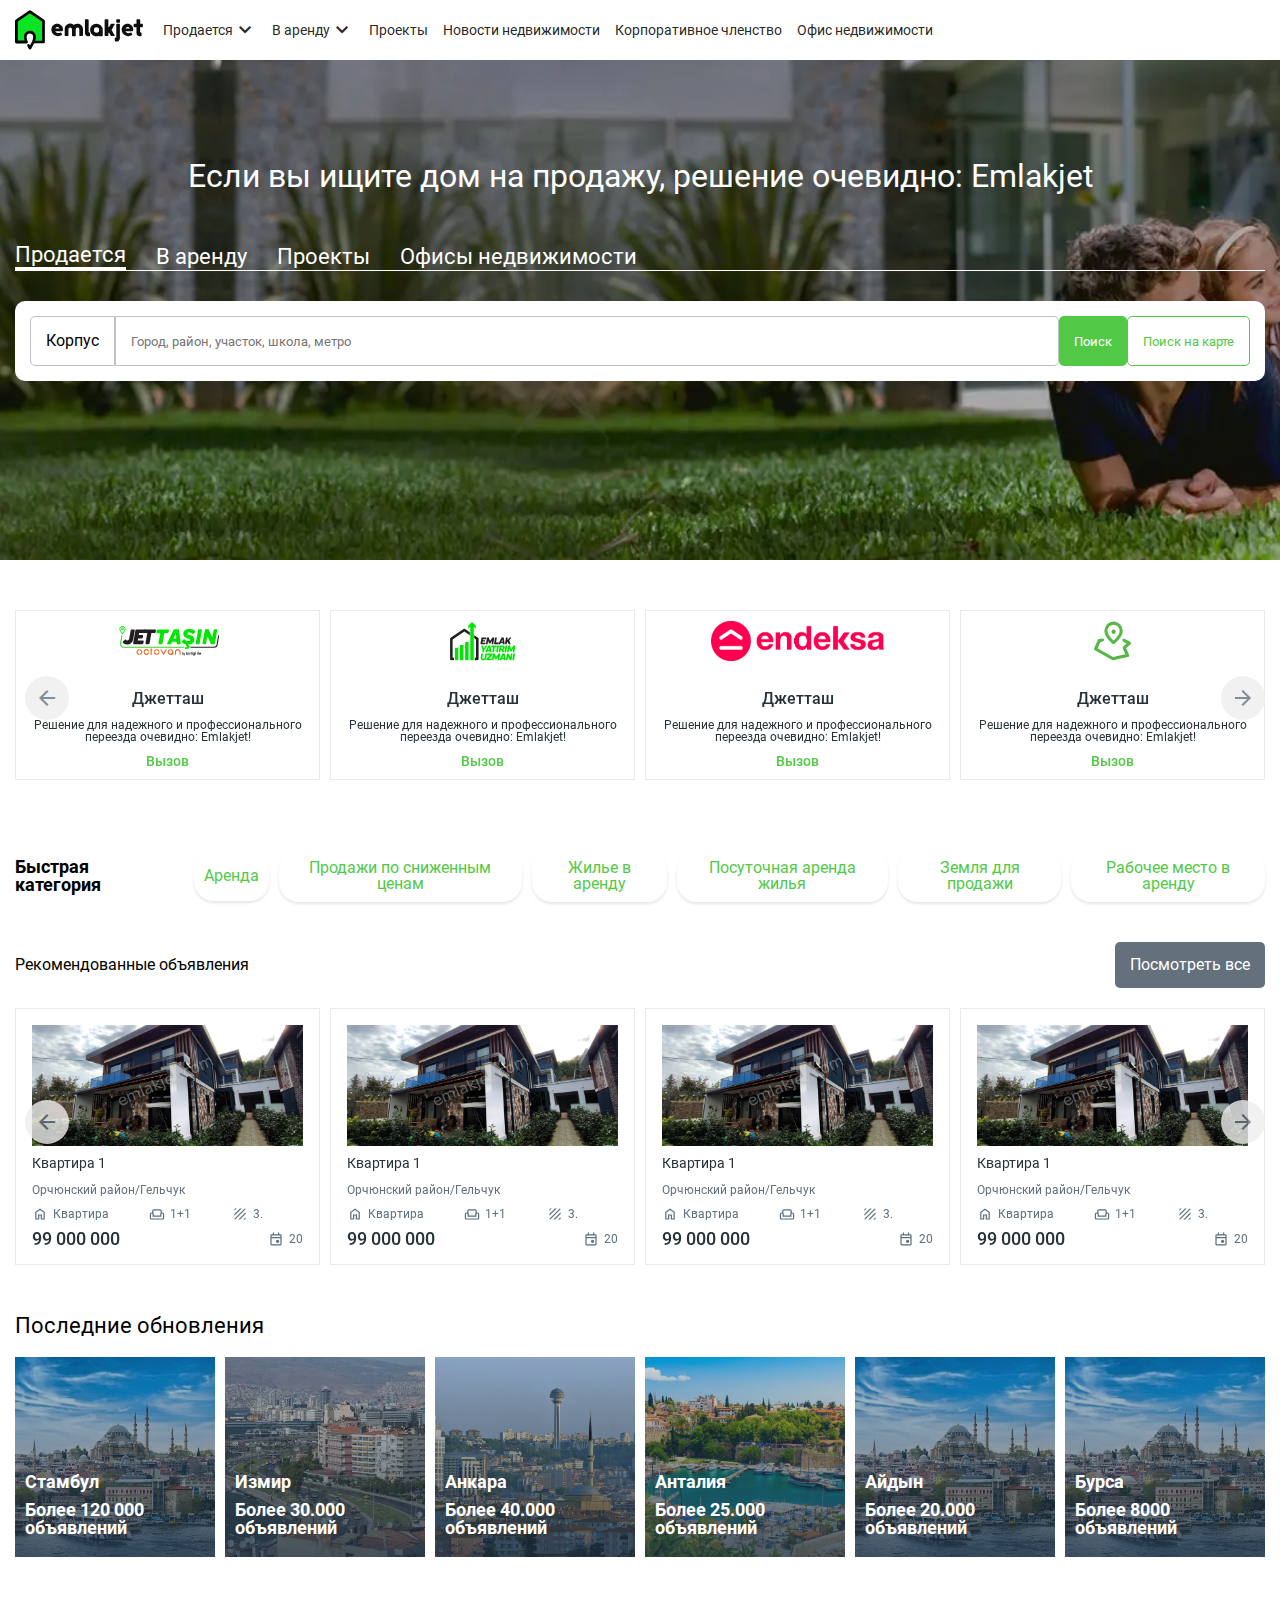
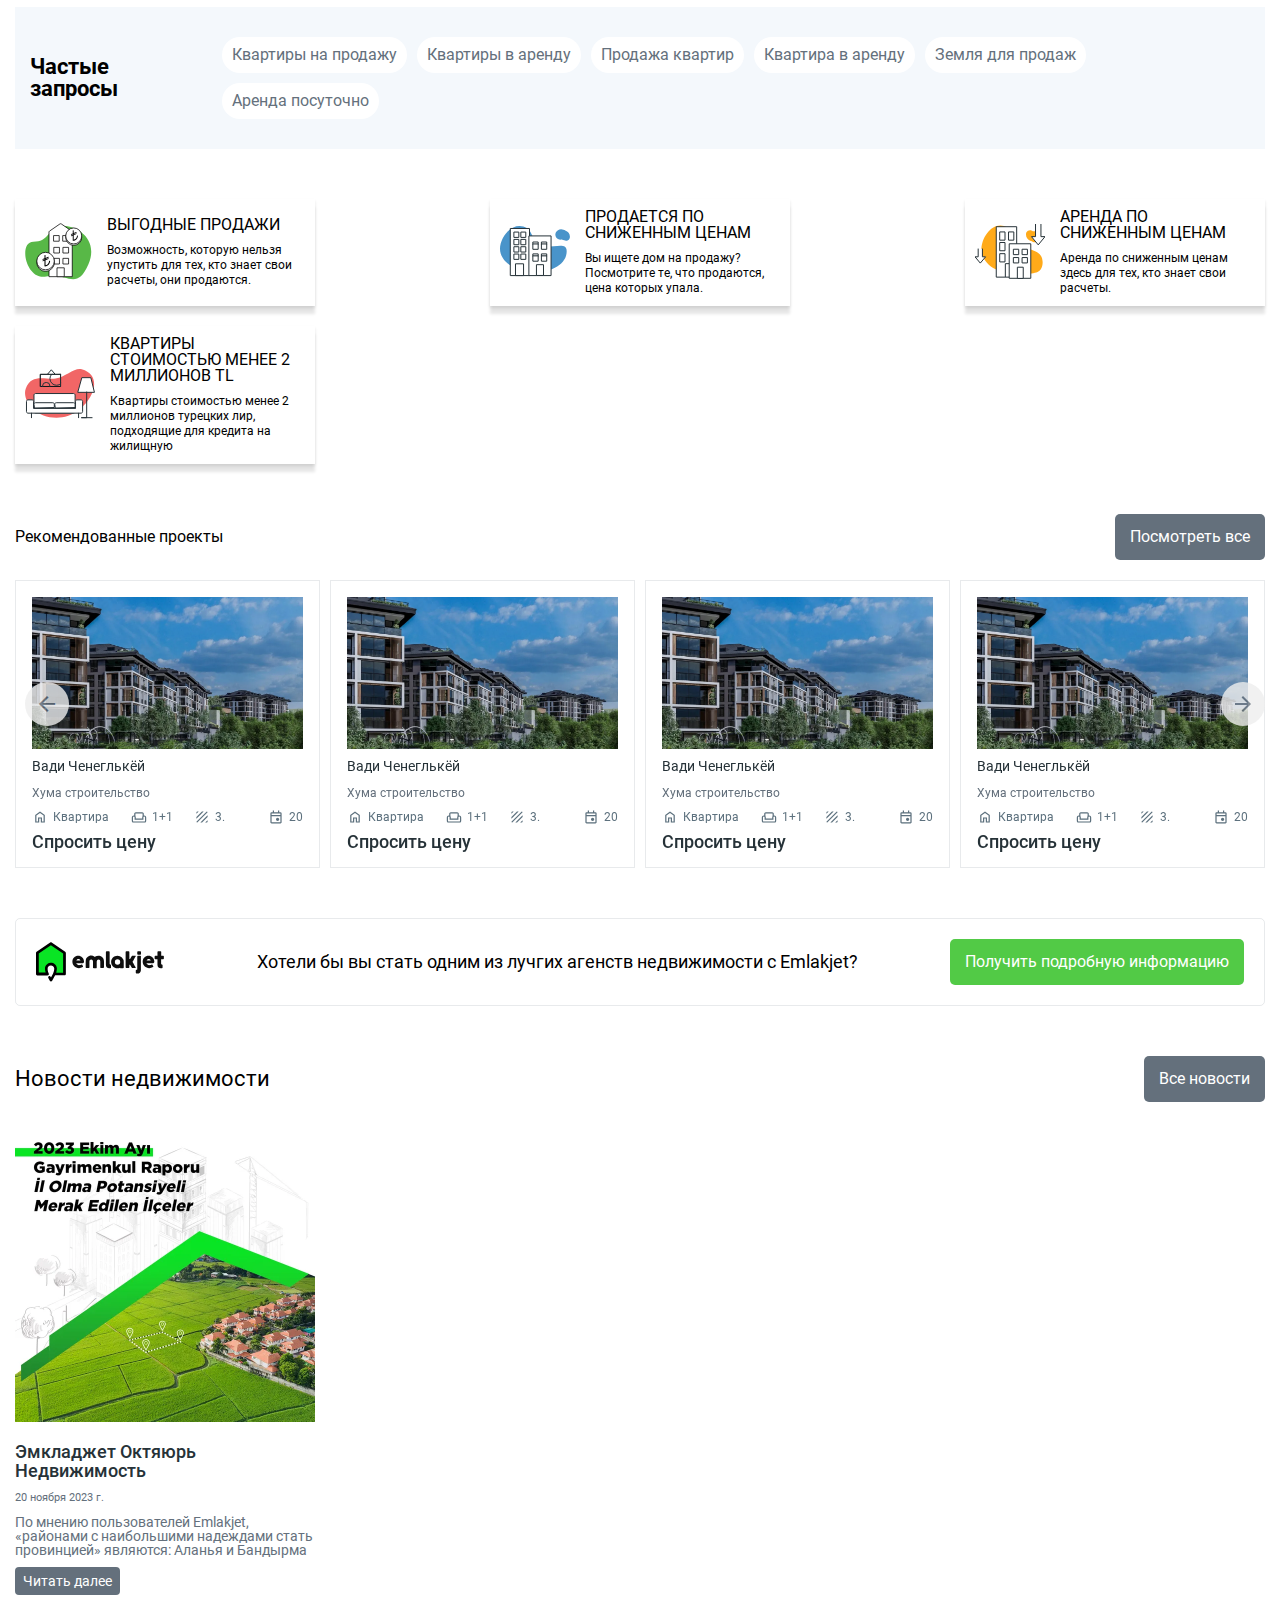
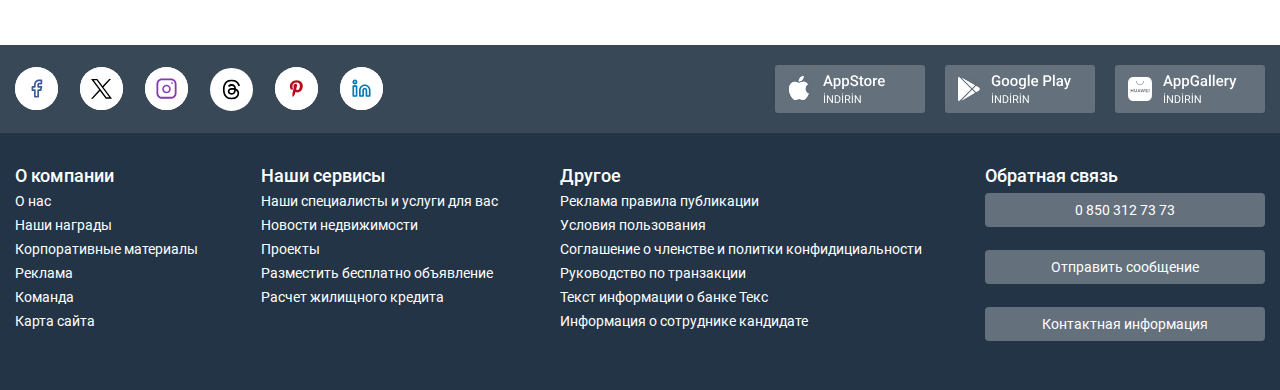
<file: index.html>
<!doctype html>
<html lang="ru">
  <head>
  <style>.loaded { opacity: 1 }</style>
  <meta charset="UTF-8">
  <meta http-equiv="X-UA-Compatible" content="IE=edge">
  <meta name="viewport" content="width=device-width,initial-scale=1">
  <title>Главная</title>
  <link rel="stylesheet" href="https://fonts.googleapis.com/css2?family=Material+Symbols+Outlined:opsz,wght,FILL,GRAD@20..48,100..700,0..1,-50..200&_v=20231226183623">
  <link rel="shortcut icon" href="favicon.ico" type="image/x-icon">
  <link rel="stylesheet" href="css/main.min.css?_v=20231226183623">

  <script defer="defer" src="js/main.min.js?_v=20231226183623"></script>
</head>

  <body>
    <div class="wrapper">
      <header class="header">
  <div class="header__container">
    <a href="#" class="header__logo logo">
      <img src="../images/logo.svg" alt="Логотип">
    </a>
    <nav class="header__menu menu">
      <ul class="menu__list">
        <li class="menu__item">
          <a href="#" class="menu__link">
            Продается
            <span class="material-symbols-outlined">
              expand_more
            </span>              
          </a>
          <ul class="submenu__list">
            <li class="submenu__item">
              <a href="" class="menu__link submenu__link">Корпус</a>
            </li>
            <li class="submenu__item">
              <a href="" class="menu__link submenu__link">Рабочее место</a>
            </li>
            <li class="submenu__item">
              <a href="" class="menu__link submenu__link">Перенесенное рабочее место</a>
            </li>
            <li class="submenu__item">
              <a href="" class="menu__link submenu__link">Сюжет</a>
            </li>
            <li class="submenu__item">
              <a href="" class="menu__link submenu__link">Земля для этажа</a>
            </li>
            <li class="submenu__item">
              <a href="" class="menu__link submenu__link">Туристический объект</a>
            </li>
          </ul>
        </li>
        <li class="menu__item">
          <a href="#" class="menu__link">В аренду
            <span class="material-symbols-outlined">
              expand_more
            </span> 
          </a>
          <ul class="submenu__list">
            <li class="submenu__item">
              <a href="" class="menu__link submenu__link">Корпус</a>
            </li>
            <li class="submenu__item">
              <a href="" class="menu__link submenu__link">Рабочее место</a>
            </li>
            <li class="submenu__item">
              <a href="" class="menu__link submenu__link">Перенесенное рабочее место</a>
            </li>
            <li class="submenu__item">
              <a href="" class="menu__link submenu__link">Сюжет</a>
            </li>
            <li class="submenu__item">
              <a href="" class="menu__link submenu__link">Посуточная аренда</a>
            </li>

          </ul>
        </li>
        <li class="menu__item"><a href="../catalog.html" class="menu__link">Проекты</a></li>
        <li class="menu__item"><a href="#" class="menu__link">Новости недвижимости</a></li>
        <li class="menu__item"><a href="#" class="menu__link">Корпоративное членство</a></li>
        <li class="menu__item"><a href="#" class="menu__link">Офис недвижимости</a></li>
      </ul>
    </nav>
    <button class="header__burger icon-menu">
  <span></span>
</button>
  </div>
</header>

      <main class="page">
        <div data-observ></div>

        <section class="hero">
    <div class="hero__container">
        <h1 class="hero__title">
            Если вы ищите  дом на продажу, решение очевидно: Emlakjet
        </h1>
        <div class="tabs" data-tabs="tabs-example">
    <div class="tabs__nav">
        <button class="tabs__trigger" type="button">Продается</button>
        <button class="tabs__trigger" type="button">В аренду</button>
        <button class="tabs__trigger" type="button">Проекты</button>
        <button class="tabs__trigger" type="button">Офисы недвижимости</button>
    </div>

    <div class="tabs__content">
        <div class="tabs__panel">
            <div class="tabs__choice">
                <span class="tabs__choice-main">Корпус</span>
                <ul class="tabs__choice-list">
                    <li class="tabs__choice-item">
                        <a href="#" class="tabs__choice-link">qwe</a>
                    </li>
                </ul>
            </div>
            <div class="tabs__input-wrapper">
                <span class="material-symbols-outlined hero__input-search">
                    search
                </span>
                <input type="text" class="tabs__input" placeholder="Город, район, участок, школа, метро">
            </div>
            <button class="tabs__choice-search">Поиск</button>
            <button class="tabs__choice-map">Поиск на карте</button>
        </div>
        <div class="tabs__panel">
            <div class="tabs__choice">
                <span class="tabs__choice-main">Корпус</span>
                <ul class="tabs__choice-list">
                    <li class="tabs__choice-item">
                        <a href="#" class="tabs__choice-link"></a>
                    </li>
                </ul>
            </div>
            <button class="tabs__choice-search">
                Поиск
            </button>
            <button class="tabs__choice-map">Поиск на карте</button>
        </div>
        <div class="tabs__panel">
            <input type="text" class="tabs__input" placeholder="Город, район, участок, школа, метро">
            <button class="tabs__choice-search">Поиск</button>
            <button class="tabs__choice-map">Поиск на карте</button>
        </div>
        <div class="tabs__panel">

            <input type="text" class="tabs__input" placeholder="Город, район, участок, школа, метро">

            <button class="tabs__choice-map">Поиск на карте</button>
        </div>
    </div>
</div>

    </div>
</section>

        <div class="page__container">
          <section class="recomendation service">
    <div class="recomendation__swiper">
        <div class="recomendation__wrapper">
            <a href="" class="cart recomendation__cart service__cart">
                <div class="cart__img service__img">
                    <img src="../images/s1.svg" alt="Квартира 1">
                </div>
                <h3 class="cart__name service__name">Джетташ</h3>
                <h4 class="cart__location service__location">Решение для надежного и профессионального переезда очевидно: Emlakjet! </h4>
                <button class="service__btn service__btn">Вызов</button>
            </a>


            <a href="" class="cart recomendation__cart service__cart">
                <div class="cart__img service__img">
                    <img src="../images/s2.svg" alt="Квартира 1">
                </div>
                <h3 class="cart__name service__name">Джетташ</h3>
                <h4 class="cart__location service__location">Решение для надежного и профессионального переезда очевидно: Emlakjet! </h4>
                <button class="service__btn service__btn">Вызов</button>
            </a>

            <a href="" class="cart recomendation__cart service__cart">
                <div class="cart__img service__img">
                    <picture><source srcset="../images/s3.webp" type="image/webp"><img src="../images/s3.png" alt="Квартира 1"></picture>
                </div>
                <h3 class="cart__name service__name">Джетташ</h3>
                <h4 class="cart__location service__location">Решение для надежного и профессионального переезда очевидно: Emlakjet! </h4>
                <button class="service__btn service__btn">Вызов</button>
            </a>


            <a href="" class="cart recomendation__cart service__cart">
                <div class="cart__img service__img">
                    <img src="../images/s4.svg" alt="Квартира 1">
                </div>
                <h3 class="cart__name service__name">Джетташ</h3>
                <h4 class="cart__location service__location">Решение для надежного и профессионального переезда очевидно: Emlakjet! </h4>
                <button class="service__btn service__btn">Вызов</button>
            </a>

            <a href="" class="cart recomendation__cart service__cart">
                <div class="cart__img service__img">
                    <img src="../images/s5.svg" alt="Квартира 1">
                </div>
                <h3 class="cart__name service__name">Джетташ</h3>
                <h4 class="cart__location service__location">Решение для надежного и профессионального переезда очевидно: Emlakjet! </h4>
                <button class="service__btn service__btn">Вызов</button>
            </a>

            <a href="" class="cart recomendation__cart service__cart">
                <div class="cart__img service__img">
                    <img src="../images/s6.svg" alt="Квартира 1">
                </div>
                <h3 class="cart__name service__name">Джетташ</h3>
                <h4 class="cart__location service__location">Решение для надежного и профессионального переезда очевидно: Emlakjet! </h4>
                <button class="service__btn service__btn">Вызов</button>
            </a>

        </div>
        <button class="swiper-button-prev">
            <span class="material-symbols-outlined">
                arrow_back
            </span>
        </button>
        <button class="swiper-button-next">
            <span class="material-symbols-outlined">
                arrow_back
            </span>
        </button>
    </div>
</section>
<section class="sevices__mb">
    <div class="sevices__mb-items">
        <a href="#" class="sevices__mb-item">
            <h3 class="sevices__mb-name">Эксперт по недвижимости</h3>
            <img src="../images/s1.svg" alt="s1">
        </a>

        <a href="#" class="sevices__mb-item">
            <h3 class="sevices__mb-name">Эксперт по недвижимости</h3>
            <img src="../images/s2.svg" alt="s1">
        </a>

        <a href="#" class="sevices__mb-item">
            <h3 class="sevices__mb-name">Эксперт по недвижимости</h3>
            <picture><source srcset="../images/s3.webp" type="image/webp"><img src="../images/s3.png" alt="s1"></picture>
        </a>

        <a href="#" class="sevices__mb-item">
            <h3 class="sevices__mb-name">Эксперт по недвижимости</h3>
            <img src="../images/s4.svg" alt="s1">
        </a>

        <a href="#" class="sevices__mb-item">
            <h3 class="sevices__mb-name">Эксперт по недвижимости</h3>
            <img src="../images/s5.svg" alt="s1">
        </a>

        <a href="#" class="sevices__mb-item">
            <h3 class="sevices__mb-name">Эксперт по недвижимости</h3>
            <img src="../images/s6.svg" alt="s1">
        </a>

        <a href="#" class="sevices__mb-item">
            <h3 class="sevices__mb-name">Эксперт по недвижимости</h3>
            <img src="../images/s7.svg" alt="s1">
        </a>
    </div>
</section>
          <section class="category">
    <h2 class="section-title category__title">Быстрая категория</h2>
    <div class="category__items">
        <div class="category__item">
            <a href="" class="category__text">Аренда</a>
        </div>
        <div class="category__item">
            <a href="" class="category__text">Продажи по сниженным ценам</a>
        </div>
        <div class="category__item">
            <a href="" class="category__text">Жилье в аренду</a>
        </div>
        <div class="category__item">
            <a href="" class="category__text">Посуточная аренда жилья</a>
        </div>
        <div class="category__item">
            <a href="" class="category__text">Земля для продажи</a>
        </div>
        <div class="category__item">
            <a href="" class="category__text">Рабочее место в аренду</a>
        </div>
    </div>
</section>
          <section class="recomendation">
    <div class="recomendation__title-wrapper">
        <h2 class="recomendation__title">
            Рекомендованные объявления
        </h2>
        <a href="#" class="recomendation__more">Посмотреть все</a>
    </div>
    <div class="recomendation__swiper">
        <div class="recomendation__wrapper">
            <a href="" class="cart recomendation__cart">
                <div class="cart__img">
                    <picture><source srcset="../images/cart.webp" type="image/webp"><img src="../images/cart.webp" alt="Квартира 1"></picture>
                </div>
                <h3 class="cart__name">Квартира 1</h3>
                <h4 class="cart__location">Орчюнский район/Гельчук</h4>
                <div class="cart__option">
                    <div class="icons-wrapper cart__house">
                        <span class="material-symbols-outlined">
                            home
                        </span>
                        Квартира
                    </div>
                    <div class="icons-wrapper cart__furniture">
                        <span class="material-symbols-outlined">
                            weekend
                        </span>
                        1+1
                    </div>
                    <div class="icons-wrapper cart__rooms">
                        <span class="material-symbols-outlined">
                            texture
                        </span>
                        3.
                    </div>
                    <div class="cart__square"></div>
                </div>
                <div class="cart__price-wrapper">
                    <span class="cart__price">99 000 000</span>
                    <div class="icons-wrapper cart__date">
                        <span class="material-symbols-outlined">
                            event
                        </span>
                        20
                    </div>
                </div>
            </a>


            <a href="" class="cart recomendation__cart">
                <div class="cart__img">
                    <picture><source srcset="../images/cart.webp" type="image/webp"><img src="../images/cart.webp" alt="Квартира 1"></picture>
                </div>
                <h3 class="cart__name">Квартира 1</h3>
                <h4 class="cart__location">Орчюнский район/Гельчук</h4>
                <div class="cart__option">
                    <div class="icons-wrapper cart__house">
                        <span class="material-symbols-outlined">
                            home
                        </span>
                        Квартира
                    </div>
                    <div class="icons-wrapper cart__furniture">
                        <span class="material-symbols-outlined">
                            weekend
                        </span>
                        1+1
                    </div>
                    <div class="icons-wrapper cart__rooms">
                        <span class="material-symbols-outlined">
                            texture
                        </span>
                        3.
                    </div>
                    <div class="cart__square"></div>
                </div>
                <div class="cart__price-wrapper">
                    <span class="cart__price">99 000 000</span>
                    <div class="icons-wrapper cart__date">
                        <span class="material-symbols-outlined">
                            event
                        </span>
                        20
                    </div>
                </div>
            </a>

            <a href="" class="cart recomendation__cart">
                <div class="cart__img">
                    <picture><source srcset="../images/cart.webp" type="image/webp"><img src="../images/cart.webp" alt="Квартира 1"></picture>
                </div>
                <h3 class="cart__name">Квартира 1</h3>
                <h4 class="cart__location">Орчюнский район/Гельчук</h4>
                <div class="cart__option">
                    <div class="icons-wrapper cart__house">
                        <span class="material-symbols-outlined">
                            home
                        </span>
                        Квартира
                    </div>
                    <div class="icons-wrapper cart__furniture">
                        <span class="material-symbols-outlined">
                            weekend
                        </span>
                        1+1
                    </div>
                    <div class="icons-wrapper cart__rooms">
                        <span class="material-symbols-outlined">
                            texture
                        </span>
                        3.
                    </div>
                    <div class="cart__square"></div>
                </div>
                <div class="cart__price-wrapper">
                    <span class="cart__price">99 000 000</span>
                    <div class="icons-wrapper cart__date">
                        <span class="material-symbols-outlined">
                            event
                        </span>
                        20
                    </div>
                </div>
            </a>


            <a href="" class="cart recomendation__cart">
                <div class="cart__img">
                    <picture><source srcset="../images/cart.webp" type="image/webp"><img src="../images/cart.webp" alt="Квартира 1"></picture>
                </div>
                <h3 class="cart__name">Квартира 1</h3>
                <h4 class="cart__location">Орчюнский район/Гельчук</h4>
                <div class="cart__option">
                    <div class="icons-wrapper cart__house">
                        <span class="material-symbols-outlined">
                            home
                        </span>
                        Квартира
                    </div>
                    <div class="icons-wrapper cart__furniture">
                        <span class="material-symbols-outlined">
                            weekend
                        </span>
                        1+1
                    </div>
                    <div class="icons-wrapper cart__rooms">
                        <span class="material-symbols-outlined">
                            texture
                        </span>
                        3.
                    </div>
                    <div class="cart__square"></div>
                </div>
                <div class="cart__price-wrapper">
                    <span class="cart__price">99 000 000</span>
                    <div class="icons-wrapper cart__date">
                        <span class="material-symbols-outlined">
                            event
                        </span>
                        20
                    </div>
                </div>
            </a>

            <a href="" class="cart recomendation__cart">
                <div class="cart__img">
                    <picture><source srcset="../images/cart.webp" type="image/webp"><img src="../images/cart.webp" alt="Квартира 1"></picture>
                </div>
                <h3 class="cart__name">Квартира 1</h3>
                <h4 class="cart__location">Орчюнский район/Гельчук</h4>
                <div class="cart__option">
                    <div class="icons-wrapper cart__house">
                        <span class="material-symbols-outlined">
                            home
                        </span>
                        Квартира
                    </div>
                    <div class="icons-wrapper cart__furniture">
                        <span class="material-symbols-outlined">
                            weekend
                        </span>
                        1+1
                    </div>
                    <div class="icons-wrapper cart__rooms">
                        <span class="material-symbols-outlined">
                            texture
                        </span>
                        3.
                    </div>
                    <div class="cart__square"></div>
                </div>
                <div class="cart__price-wrapper">
                    <span class="cart__price">99 000 000</span>
                    <div class="icons-wrapper cart__date">
                        <span class="material-symbols-outlined">
                            event
                        </span>
                        20
                    </div>
                </div>
            </a>

            <a href="" class="cart recomendation__cart">
                <div class="cart__img">
                    <picture><source srcset="../images/cart.webp" type="image/webp"><img src="../images/cart.webp" alt="Квартира 1"></picture>
                </div>
                <h3 class="cart__name">Квартира 1</h3>
                <h4 class="cart__location">Орчюнский район/Гельчук</h4>
                <div class="cart__option">
                    <div class="icons-wrapper cart__house">
                        <span class="material-symbols-outlined">
                            home
                        </span>
                        Квартира
                    </div>
                    <div class="icons-wrapper cart__furniture">
                        <span class="material-symbols-outlined">
                            weekend
                        </span>
                        1+1
                    </div>
                    <div class="icons-wrapper cart__rooms">
                        <span class="material-symbols-outlined">
                            texture
                        </span>
                        3.
                    </div>
                    <div class="cart__square"></div>
                </div>
                <div class="cart__price-wrapper">
                    <span class="cart__price">99 000 000</span>
                    <div class="icons-wrapper cart__date">
                        <span class="material-symbols-outlined">
                            event
                        </span>
                        20
                    </div>
                </div>
            </a>

        </div>
        <button class="swiper-button-prev">
            <span class="material-symbols-outlined">
                arrow_back
            </span>
        </button>
        <button class="swiper-button-next">
            <span class="material-symbols-outlined">
                arrow_back
            </span>
        </button>
    </div>
</section>
          <section class="update">
    <h2 class="section-title update__title">
        Последние обновления
    </h2>
    <div class="update__cart-wrapper">
        <div class="update__cart">
            <div class="update__cart-img">
                <picture><source srcset="../images/stambul.webp" type="image/webp"><img src="../images/stambul.jpeg" alt="Стамбул"></picture>
            </div>
            <div class="update__cart-text">
                <h3 class="update__cart-name">Стамбул</h3>
                <p class="update__cart-numbers">Более 120 000 объявлений</p>
            </div>
        </div>
        <div class="update__cart">
            <div class="update__cart-img">
                <picture><source srcset="../images/izmir.webp" type="image/webp"><img src="../images/izmir.jpeg" alt="Стамбул"></picture>
            </div>
            <div class="update__cart-text">
                <h3 class="update__cart-name">Измир</h3>
                <p class="update__cart-numbers">Более 30.000 объявлений</p>
            </div>
        </div>
        <div class="update__cart">
            <div class="update__cart-img">
                <picture><source srcset="../images/ankara.webp" type="image/webp"><img src="../images/ankara.jpg" alt="Стамбул"></picture>
            </div>
            <div class="update__cart-text">
                <h3 class="update__cart-name">Анкара</h3>
                <p class="update__cart-numbers">Более 40.000 объявлений</p>
            </div>
        </div>
        <div class="update__cart">
            <div class="update__cart-img">
                <picture><source srcset="../images/antalya.webp" type="image/webp"><img src="../images/antalya.jpg" alt="Стамбул"></picture>
            </div>
            <div class="update__cart-text">
                <h3 class="update__cart-name">Анталия</h3>
                <p class="update__cart-numbers">Более 25.000 объявлений</p>
            </div>
        </div>
        <div class="update__cart">
            <div class="update__cart-img">
                <picture><source srcset="../images/stambul.webp" type="image/webp"><img src="../images/stambul.jpeg" alt="Стамбул"></picture>
            </div>
            <div class="update__cart-text">
                <h3 class="update__cart-name">Айдын</h3>
                <p class="update__cart-numbers">Более 20.000 объявлений</p>
            </div>
        </div>
        <div class="update__cart">
            <div class="update__cart-img">
                <picture><source srcset="../images/stambul.webp" type="image/webp"><img src="../images/stambul.jpeg" alt="Стамбул"></picture>
            </div>
            <div class="update__cart-text">
                <h3 class="update__cart-name">Бурса</h3>
                <p class="update__cart-numbers">Более 8000 объявлений</p>
            </div>
        </div>
    </div>
</section>

          <section class="often">
    <div class="often__container">
        <h2 class="section-title often__title">
            Частые запросы
        </h2>
        <div class="often__items">
            <a href="" class="often__item">Квартиры на продажу</a>
            <a href="" class="often__item">Квартиры в аренду</a>
            <a href="" class="often__item">Продажа квартир</a>
            <a href="" class="often__item">Квартира в аренду</a>
            <a href="" class="often__item">Земля для продаж</a>
            <a href="" class="often__item">Аренда посуточно</a>
        </div>
    </div>
</section>

<section class="benefit">

    <div class="benefit__carts">
        <div class="benefit__cart">
            <div class="benefit__cart-img">
                <svg xmlns="http://www.w3.org/2000/svg" width="67" height="57" viewBox="0 0 67 57">
                    <g fill="none" fill-rule="evenodd">
                        <path fill="#58B847" d="M63.436 41.29C75.182 13.886 47.06-.437 34.166 3.77 21.274 7.98 23.802 18.694 8.381 18.694c-15.42 0-7.71 38.947 12.893 34.748 20.603-4.2 30.416 15.256 42.162-12.15z"/>
                        <g fill="#FFF" stroke="#000" stroke-width=".761">
                            <path d="M12.72.94c-.21-.144-.451-.216-.694-.216-.242 0-.484.072-.693.215L.91 8.112C.58 8.34.38 8.717.38 9.119v44.552h23.292V9.119c0-.402-.198-.78-.53-1.007L12.72.939z" transform="translate(23.603)"/>
                            <path d="M15.654 44.811H8.398v8.86h7.256v-8.86zM10.844 35.351H5.19v5.653h5.653v-5.653zM10.844 24.369H5.19v5.653h5.653v-5.653zM10.602 12.563H4.949v5.653h5.653v-5.653zM19.739 12.563h-5.653v5.653h5.653v-5.653zM19.98 35.351h-5.652v5.653h5.653v-5.653zM19.98 24.369h-5.652v5.653h5.653v-5.653z" transform="translate(23.603)"/>
                        </g>
                        <g transform="translate(11.421 28.933)">
                            <circle cx="9.137" cy="10.66" r="8.756" fill="#FFF" stroke="#000" stroke-width=".761"/>
                            <circle cx="9.137" cy="9.137" r="8.756" fill="#FFF" stroke="#000" stroke-width=".761"/>
                            <path fill="#000" fill-rule="nonzero" d="M13.298 8.737h-.215c-.215-.002-.394.181-.411.42-.082 1.219-.616 2.346-1.474 3.11-.597.558-1.329.906-2.103 1.003V8.342c.03-.024.06-.044.092-.062l2.833-1.13c.126-.05.209-.184.206-.332v-.152c0-.197-.144-.357-.321-.357-.035.003-.07.011-.102.026l-1.005.421-1.703.67v-.48l2.937-1.182c.123-.055.205-.188.205-.336V5.25c-.012-.188-.151-.334-.32-.336-.04.002-.078.01-.114.025L9.095 6.031V3.516c0-.125-.043-.244-.122-.333-.08-.088-.187-.137-.299-.137H8.47c-.226.002-.409.206-.411.457v2.934l-1.75.687c-.127.048-.213.18-.217.328v.193c0 .114.05.221.135.285.085.064.193.075.288.031l.846-.342c.046-.012.148-.05.31-.115.161-.064.284-.126.388-.177v.513l-1.736.694c-.13.05-.218.188-.217.342v.177c.01.189.152.335.321.332.04-.001.077-.01.113-.026l1.348-.534.173-.075v5.245c0 .125.044.245.123.333.08.088.187.138.3.137h.02c.645.018 1.286-.107 1.886-.368.57-.242 1.095-.595 1.553-1.043.487-.456.887-1.017 1.176-1.65.323-.646.521-1.36.582-2.096.007-.033.007-.068 0-.1-.002-.25-.178-.456-.402-.47z"/>
                        </g>
                        <g transform="translate(40.354 4.568)">
                            <circle cx="8.375" cy="9.771" r="7.995" fill="#FFF" stroke="#000" stroke-width=".761"/>
                            <circle cx="8.375" cy="8.375" r="7.995" fill="#FFF" stroke="#000" stroke-width=".761"/>
                            <path fill="#000" fill-rule="nonzero" d="M12.19 8.01h-.197c-.197-.003-.362.165-.377.383-.075 1.118-.565 2.151-1.352 2.853-.547.51-1.217.83-1.927.918V7.646c.027-.021.055-.04.085-.056l2.596-1.037c.116-.045.191-.168.189-.303v-.14c0-.18-.132-.327-.294-.327-.032.003-.064.01-.094.024l-.921.386-1.561.615v-.44l2.692-1.084c.113-.05.188-.173.189-.309v-.162c-.011-.173-.14-.307-.295-.309-.035.003-.07.01-.104.024l-2.482 1V3.224c0-.114-.04-.224-.112-.305-.072-.08-.17-.126-.273-.126h-.189c-.207.002-.375.189-.377.42V5.9l-1.603.629c-.117.044-.196.165-.2.301v.177c0 .105.046.203.124.261.078.058.177.07.264.029l.775-.313c.043-.012.136-.048.284-.106.148-.06.26-.116.356-.163v.471l-1.59.636c-.12.046-.201.172-.2.313V8.3c.01.173.14.307.295.304.035-.001.07-.01.104-.024l1.234-.49.16-.068v4.807c-.001.115.04.225.112.306.073.08.172.126.275.125h.019c.59.017 1.178-.098 1.728-.336.522-.222 1.004-.546 1.423-.957.448-.418.814-.932 1.078-1.512.297-.592.478-1.247.534-1.922.007-.03.007-.062 0-.092-.002-.229-.163-.417-.368-.43z"/>
                        </g>
                    </g>
                </svg>
            </div>
            <div class="benefit__cart-text">
                <h3 class="benefit__cart-title">Выгодные продажи</h3>
                <h4 class="benefit__cart-desc">Возможность, которую нельзя упустить для тех, кто знает свои расчеты, они продаются. </h4>
            </div>
        </div>

        <div class="benefit__cart">
            <div class="benefit__cart-img">
                <svg xmlns="http://www.w3.org/2000/svg" xmlns:xlink="http://www.w3.org/1999/xlink" width="70" height="51" viewBox="0 0 70 51">
                    <defs>
                        <path id="prefix__a" d="M0 0H70V70H0z"/>
                    </defs>
                    <g fill="none" fill-rule="evenodd" transform="translate(0 -10)">
                        <mask id="prefix__b" fill="#fff">
                            <use xlink:href="#prefix__a"/>
                        </mask>
                        <g mask="url(#prefix__b)">
                            <g>
                                <path fill="#4994CA" d="M0 22.828C0 10.153 13.327-5.935 27.196 2.206c4.532 2.661 8.33 17.227 11.655 17.96 13.602 3 27.844-5.194 27.844 4.99 0 12.675-14.25 20.954-33.024 20.954C14.896 46.11 0 35.502 0 22.828zm55.836-16.21c1.314-2.902 4.73-4.19 7.632-2.876.667.302 1.171.494 1.513.576l.238.062c2.908.815 4.87 3.559 4.676 6.596l-.01.154c-.034.54-.181 1.068-.432 1.548-.99 1.899-3.333 2.635-5.232 1.644-.68-.356-1.31-.569-1.887-.64-.527-.064-1.136-.076-1.829-.034-.47.028-.94-.012-1.399-.119-2.617-.61-4.243-3.227-3.632-5.844.086-.367.207-.724.362-1.067z" transform="translate(0 10)"/>
                                <path fill="#FFF" stroke="#263238" stroke-linejoin="round" d="M10.284 2.475H29.505000000000003V49.585H10.284z" transform="translate(0 10)"/>
                                <path fill="#FFF" stroke="#263238" d="M13.887 6.078H18.837V11.4H13.887zM13.887 13.399H18.837V18.721H13.887zM13.887 20.721H18.837V26.043H13.887zM20.836 6.078H25.785999999999998V11.4H20.836zM20.836 13.399H25.785999999999998V18.721H20.836zM20.836 20.721H25.785999999999998V26.043H20.836zM13.887 28.042H18.837V33.364000000000004H13.887zM20.836 28.042H25.785999999999998V33.364000000000004H20.836zM15.49 37.801H23.555V49.585H15.49z" transform="translate(0 10)"/>
                                <path fill="#FFF" stroke="#263238" stroke-linejoin="round" d="M28.876 9.912H51.072V49.585H28.876z" transform="translate(0 10)"/>
                                <path fill="#FFF" stroke="#263238" d="M32.851 16.002H38.173V18.349H32.851zM41.404 16.002H46.726000000000006V18.349H41.404z" transform="translate(0 10)"/>
                                <path fill="#FFF" stroke="#263238" d="M32.851 17.977H38.173V23.299H32.851zM41.404 17.977H46.726000000000006V23.299H41.404zM36.442 38.673H43.507V49.457H36.442zM32.851 27.902H38.173V30.249000000000002H32.851zM41.404 27.902H46.726000000000006V30.249000000000002H41.404z" transform="translate(0 10)"/>
                                <path fill="#FFF" stroke="#263238" d="M32.851 29.876H38.173V35.198H32.851zM41.404 29.876H46.726000000000006V35.198H41.404z" transform="translate(0 10)"/>
                            </g>
                        </g>
                    </g>
                </svg>
            </div>
            <div class="benefit__cart-text">
                <h3 class="benefit__cart-title">Продается по сниженным ценам</h3>
                <h4 class="benefit__cart-desc">Вы ищете дом на продажу?  Посмотрите те, что продаются, цена которых упала. </h4>
            </div>
        </div>


        <div class="benefit__cart">
            <div class="benefit__cart-img">
                <svg xmlns="http://www.w3.org/2000/svg" xmlns:xlink="http://www.w3.org/1999/xlink" width="70" height="55" viewBox="0 0 70 55">
                    <defs>
                        <path id="prefix__a" d="M0 0H70V70H0z"/>
                    </defs>
                    <g fill="none" fill-rule="evenodd" transform="translate(0 -8)">
                        <mask id="prefix__b" fill="#fff">
                            <use xlink:href="#prefix__a"/>
                        </mask>
                        <g mask="url(#prefix__b)">
                            <g>
                                <path fill="#FFAA19" d="M6.47 25.303c0-13.244 12.852-30.053 26.226-21.547 4.37 2.78 8.032 18 11.239 18.767 13.116 3.134 23.712 4.783 23.712 15.424 0 13.243-10.603 11.682-28.707 11.682-18.105 0-32.47-11.083-32.47-24.326zM51.456 8.359c1.03-1.97 3.461-2.733 5.432-1.703.687.359 1.324.575 1.91.648.528.065 1.136.079 1.826.04.48-.028.964.013 1.433.121 2.74.632 4.45 3.365 3.818 6.105-.09.39-.219.771-.385 1.135-1.368 3.004-4.912 4.33-7.915 2.961-.662-.302-1.165-.494-1.508-.577l-.24-.063c-3.006-.85-5.032-3.687-4.835-6.827l.014-.228c.036-.563.189-1.112.45-1.612z" transform="translate(0 8)"/>
                                <path fill="#FFF" stroke="#263238" stroke-linejoin="round" d="M21.265 2.716H41.677V53.128H21.265z" transform="translate(0 8)"/>
                                <path fill="#FFF" stroke="#263238" stroke-linejoin="round" d="M24.706 7.922H30V16.157H24.706zM24.706 18.51H30V26.745H24.706zM24.706 29.686H30V37.921H24.706zM33.529 7.922H38.823V16.157H33.529z" transform="translate(0 8)"/>
                                <path fill="#FFF" stroke="#263238" stroke-linecap="round" stroke-linejoin="round" d="M30.333 52.608L30.333 39.667 33.863 39.667" transform="translate(0 8)"/>
                                <g fill="#FFF" stroke="#263238">
                                    <path stroke-linejoin="round" d="M-0.5 -0.5H21.088V34.029H-0.5z" transform="translate(0 8) translate(34.706 20.275)"/>
                                    <path d="M3.667 4.971H9.001999999999999V10.358H3.667zM12.378 4.971H17.713V10.358H12.378zM3.667 13.273H9.001999999999999V18.66H3.667zM12.378 13.273H17.713V18.66H12.378z" transform="translate(0 8) translate(34.706 20.275)"/>
                                </g>
                                <path fill="#FFF" stroke="#263238" stroke-linejoin="round" d="M42.353 43.216H48.235V54.392H42.353z" transform="translate(0 8)"/>
                                <path fill="#FFF" stroke="#263238" stroke-linecap="round" stroke-linejoin="round" d="M60.529.275L60.529 12.627 56.471 12.627 63.235 20.863 70 12.627 65.941 12.627 65.941.275M3.176 24.98L3.176 32.824 0 32.824 5.294 39.098 10.588 32.824 7.412 32.824 7.412 24.98" transform="translate(0 8)"/>
                            </g>
                        </g>
                    </g>
                </svg>
            </div>
            <div class="benefit__cart-text">
                <h3 class="benefit__cart-title">Аренда по сниженным ценам</h3>
                <h4 class="benefit__cart-desc">Аренда по сниженным ценам здесь для тех, кто знает свои расчеты. </h4>
            </div>
        </div>

        <div class="benefit__cart">
            <div class="benefit__cart-img">
                <svg xmlns="http://www.w3.org/2000/svg" xmlns:xlink="http://www.w3.org/1999/xlink" width="70" height="50" viewBox="0 0 70 50">
                    <defs>
                        <path id="prefix__a" d="M0 0H70V70H0z"/>
                        <path id="prefix__c" d="M14.744 4.808H36.089V17.981H14.744z"/>
                    </defs>
                    <g fill="none" fill-rule="evenodd" transform="translate(0 -11)">
                        <mask id="prefix__b" fill="#fff">
                            <use xlink:href="#prefix__a"/>
                        </mask>
                        <g mask="url(#prefix__b)">
                            <g transform="translate(0 11)">
                                <path fill="#F16666" d="M37.248 48.279C62.207 44.809 83.513 7.793 56.728.274c-7.12-1.998-15.828 7.52-26.176 9.254C21.23 11.091 6.202 3.745.722 19.65c-4.248 12.335 11.567 32.1 36.526 28.629z"/>
                                <path fill="#FFF" stroke="#263238" stroke-linecap="round" stroke-linejoin="round" d="M22.967 4.711L26.317 0.785 29.667 4.711"/>
                                <path fill="#FFF" stroke="#263238" d="M48.595 24.545H10.482c-.414 0-.79.168-1.06.44-.272.271-.44.646-.44 1.06v16.619c0 .414.168.789.44 1.06.27.272.646.44 1.06.44h38.113c.414 0 .79-.168 1.06-.44.272-.271.44-.646.44-1.06V26.045c0-.414-.168-.789-.44-1.06-.27-.272-.646-.44-1.06-.44z"/>
                                <path fill="#FFF" stroke="#263238" d="M7.059 30.845H2.982c-.414 0-.79.168-1.06.44-.272.271-.44.646-.44 1.06v10.319c0 .414.168.789.44 1.06.27.272.646.44 1.06.44h53.113c.414 0 .789-.168 1.06-.44.272-.271.44-.646.44-1.06V32.345c0-.414-.168-.789-.44-1.06-.271-.272-.646-.44-1.06-.44h-4.077c-.414 0-.789.168-1.06.44-.272.271-.44.646-.44 1.06v7.09H8.558v-7.09c0-.414-.167-.789-.439-1.06-.271-.272-.646-.44-1.06-.44z"/>
                                <path fill="#FFF" stroke="#263238" d="M27.827 33.709H10.482c-.414 0-.79.168-1.06.44-.272.27-.44.646-.44 1.06l.5 3.8 19.845-.5v-3.3c0-.414-.168-.79-.44-1.06-.27-.272-.646-.44-1.06-.44zM48.595 33.709H31.25c-.414 0-.79.168-1.06.44-.272.27-.44.646-.44 1.06l.5 3.8 19.845-.5v-3.3c0-.414-.168-.79-.44-1.06-.27-.272-.646-.44-1.06-.44z"/>
                                <path fill="#FFF" stroke="#263238" stroke-linejoin="round" d="M56.817 8.669L65.828 8.669 69.433 23.34 52.761 23.34z"/>
                                <mask id="prefix__d" fill="#fff">
                                    <use xlink:href="#prefix__c"/>
                                </mask>
                                <path stroke="#000" d="M15.244 5.308H35.589V17.481H15.244z"/>
                                <ellipse cx="21.228" cy="17.081" stroke="#263238" mask="url(#prefix__d)" rx="3.695" ry="3.668"/>
                                <ellipse cx="31.582" cy="9.676" stroke="#263238" mask="url(#prefix__d)" rx="6.634" ry="6.586"/>
                                <path stroke="#263238" d="M15.244 5.308H35.589V18.052999999999997H15.244z" mask="url(#prefix__d)"/>
                                <path fill="#FFF" stroke="#263238" stroke-linecap="round" stroke-linejoin="round" d="M22.967 4.711L26.317 0.785 29.667 4.711" mask="url(#prefix__d)"/>
                                <path stroke="#263238" stroke-linecap="round" stroke-linejoin="round" d="M61.672 22.989L61.672 48.682 56.262 48.682 67.081 48.682M6.478 44.176L6.478 48.682M53.59 44.176L53.59 48.682"/>
                            </g>
                        </g>
                    </g>
                </svg>
            </div>
            <div class="benefit__cart-text">
                <h3 class="benefit__cart-title">КВАРТИРЫ СТОИМОСТЬЮ МЕНЕЕ 2 МИЛЛИОНОВ TL </h3>
                <h4 class="benefit__cart-desc">Квартиры стоимостью менее 2 миллионов турецких лир, подходящие для кредита на жилищную</h4>
            </div>
        </div>

</div>
</section>
          <section class="recomendation">
    <div class="recomendation__title-wrapper">
        <h2 class="recomendation__title">
            Рекомендованные проекты
        </h2>
        <a href="#" class="recomendation__more">Посмотреть все</a>
    </div>
    <div class="recomendation__swiper">
        <div class="recomendation__wrapper">
            <a href="" class="cart recomendation__cart">
                <div class="cart__img">
                    <picture><source srcset="../images/rp1.webp" type="image/webp"><img src="../images/rp1.webp" alt="Квартира 1"></picture>
                </div>
                <h3 class="cart__name">Вади Ченеглькёй</h3>
                <h4 class="cart__location">Хума строительство</h4>
                <div class="cart__option">
                    <div class="icons-wrapper cart__house">
                        <span class="material-symbols-outlined">
                            home
                        </span>
                        Квартира
                    </div>
                    <div class="icons-wrapper cart__furniture">
                        <span class="material-symbols-outlined">
                            weekend
                        </span>
                        1+1
                    </div>
                    <div class="icons-wrapper cart__rooms">
                        <span class="material-symbols-outlined">
                            texture
                        </span>
                        3.
                    </div>
                    <div class="cart__square"></div>
                    <div class="icons-wrapper cart__date">
                        <span class="material-symbols-outlined icons-wrapper">
                            event
                        </span>
                        20
                    </div>
                </div>
                <div class="cart__price-wrapper">
                    <span class="cart__price">Спросить цену</span>
                </div>
            </a>

            <a href="" class="cart recomendation__cart">
                <div class="cart__img">
                    <picture><source srcset="../images/rp1.webp" type="image/webp"><img src="../images/rp1.webp" alt="Квартира 1"></picture>
                </div>
                <h3 class="cart__name">Вади Ченеглькёй</h3>
                <h4 class="cart__location">Хума строительство</h4>
                <div class="cart__option">
                    <div class="icons-wrapper cart__house">
                        <span class="material-symbols-outlined">
                            home
                        </span>
                        Квартира
                    </div>
                    <div class="icons-wrapper cart__furniture">
                        <span class="material-symbols-outlined">
                            weekend
                        </span>
                        1+1
                    </div>
                    <div class="icons-wrapper cart__rooms">
                        <span class="material-symbols-outlined">
                            texture
                        </span>
                        3.
                    </div>
                    <div class="cart__square"></div>
                    <div class="icons-wrapper cart__date">
                        <span class="material-symbols-outlined icons-wrapper">
                            event
                        </span>
                        20
                    </div>
                </div>
                <div class="cart__price-wrapper">
                    <span class="cart__price">Спросить цену</span>
                </div>
            </a>

            <a href="" class="cart recomendation__cart">
                <div class="cart__img">
                    <picture><source srcset="../images/rp1.webp" type="image/webp"><img src="../images/rp1.webp" alt="Квартира 1"></picture>
                </div>
                <h3 class="cart__name">Вади Ченеглькёй</h3>
                <h4 class="cart__location">Хума строительство</h4>
                <div class="cart__option">
                    <div class="icons-wrapper cart__house">
                        <span class="material-symbols-outlined">
                            home
                        </span>
                        Квартира
                    </div>
                    <div class="icons-wrapper cart__furniture">
                        <span class="material-symbols-outlined">
                            weekend
                        </span>
                        1+1
                    </div>
                    <div class="icons-wrapper cart__rooms">
                        <span class="material-symbols-outlined">
                            texture
                        </span>
                        3.
                    </div>
                    <div class="cart__square"></div>
                    <div class="icons-wrapper cart__date">
                        <span class="material-symbols-outlined icons-wrapper">
                            event
                        </span>
                        20
                    </div>
                </div>
                <div class="cart__price-wrapper">
                    <span class="cart__price">Спросить цену</span>
                </div>
            </a>

            <a href="" class="cart recomendation__cart">
                <div class="cart__img">
                    <picture><source srcset="../images/rp1.webp" type="image/webp"><img src="../images/rp1.webp" alt="Квартира 1"></picture>
                </div>
                <h3 class="cart__name">Вади Ченеглькёй</h3>
                <h4 class="cart__location">Хума строительство</h4>
                <div class="cart__option">
                    <div class="icons-wrapper cart__house">
                        <span class="material-symbols-outlined">
                            home
                        </span>
                        Квартира
                    </div>
                    <div class="icons-wrapper cart__furniture">
                        <span class="material-symbols-outlined">
                            weekend
                        </span>
                        1+1
                    </div>
                    <div class="icons-wrapper cart__rooms">
                        <span class="material-symbols-outlined">
                            texture
                        </span>
                        3.
                    </div>
                    <div class="cart__square"></div>
                    <div class="icons-wrapper cart__date">
                        <span class="material-symbols-outlined icons-wrapper">
                            event
                        </span>
                        20
                    </div>
                </div>
                <div class="cart__price-wrapper">
                    <span class="cart__price">Спросить цену</span>
                </div>
            </a>

            <a href="" class="cart recomendation__cart">
                <div class="cart__img">
                    <picture><source srcset="../images/rp1.webp" type="image/webp"><img src="../images/rp1.webp" alt="Квартира 1"></picture>
                </div>
                <h3 class="cart__name">Вади Ченеглькёй</h3>
                <h4 class="cart__location">Хума строительство</h4>
                <div class="cart__option">
                    <div class="icons-wrapper cart__house">
                        <span class="material-symbols-outlined">
                            home
                        </span>
                        Квартира
                    </div>
                    <div class="icons-wrapper cart__furniture">
                        <span class="material-symbols-outlined">
                            weekend
                        </span>
                        1+1
                    </div>
                    <div class="icons-wrapper cart__rooms">
                        <span class="material-symbols-outlined">
                            texture
                        </span>
                        3.
                    </div>
                    <div class="cart__square"></div>
                    <div class="icons-wrapper cart__date">
                        <span class="material-symbols-outlined icons-wrapper">
                            event
                        </span>
                        20
                    </div>
                </div>
                <div class="cart__price-wrapper">
                    <span class="cart__price">Спросить цену</span>
                </div>
            </a>

            <a href="" class="cart recomendation__cart">
                <div class="cart__img">
                    <picture><source srcset="../images/rp1.webp" type="image/webp"><img src="../images/rp1.webp" alt="Квартира 1"></picture>
                </div>
                <h3 class="cart__name">Вади Ченеглькёй</h3>
                <h4 class="cart__location">Хума строительство</h4>
                <div class="cart__option">
                    <div class="icons-wrapper cart__house">
                        <span class="material-symbols-outlined">
                            home
                        </span>
                        Квартира
                    </div>
                    <div class="icons-wrapper cart__furniture">
                        <span class="material-symbols-outlined">
                            weekend
                        </span>
                        1+1
                    </div>
                    <div class="icons-wrapper cart__rooms">
                        <span class="material-symbols-outlined">
                            texture
                        </span>
                        3.
                    </div>
                    <div class="cart__square"></div>
                    <div class="icons-wrapper cart__date">
                        <span class="material-symbols-outlined icons-wrapper">
                            event
                        </span>
                        20
                    </div>
                </div>
                <div class="cart__price-wrapper">
                    <span class="cart__price">Спросить цену</span>
                </div>
            </a>
            <a href="" class="cart recomendation__cart">
                <div class="cart__img">
                    <picture><source srcset="../images/rp1.webp" type="image/webp"><img src="../images/rp1.webp" alt="Квартира 1"></picture>
                </div>
                <h3 class="cart__name">Вади Ченеглькёй</h3>
                <h4 class="cart__location">Хума строительство</h4>
                <div class="cart__option">
                    <div class="icons-wrapper cart__house">
                        <span class="material-symbols-outlined">
                            home
                        </span>
                        Квартира
                    </div>
                    <div class="icons-wrapper cart__furniture">
                        <span class="material-symbols-outlined">
                            weekend
                        </span>
                        1+1
                    </div>
                    <div class="icons-wrapper cart__rooms">
                        <span class="material-symbols-outlined">
                            texture
                        </span>
                        3.
                    </div>
                    <div class="cart__square"></div>
                    <div class="icons-wrapper cart__date">
                        <span class="material-symbols-outlined icons-wrapper">
                            event
                        </span>
                        20
                    </div>
                </div>
                <div class="cart__price-wrapper">
                    <span class="cart__price">Спросить цену</span>
                </div>
            </a>
        </div>
        <button class="swiper-button-prev">
            <span class="material-symbols-outlined">
                arrow_back
            </span>
        </button>
        <button class="swiper-button-next">
            <span class="material-symbols-outlined">
                arrow_back
            </span>
        </button>
    </div>
</section>

<section class="agent">
    <img src="../images/logo.svg" alt="">
    <h2 class="agent__title">
        Хотели бы вы стать одним из лучгих агенств недвижимости с Emlakjet?
    </h2>
    <a href="#" class="agent__btn">Получить подробную информацию</a>
</section>
          <section class="recomendation news">
    <div class="recomendation__title-wrapper">
        <h2 class="section-title recomendation__title">
            Новости недвижимости
        </h2>
        <a href="#" class="recomendation__more">Все новости</a>
    </div>
    <div class="recomendation__wrapper news">
        <a href="#" class="cart news__cart">
            <div class="cart__img news__img">
                <picture><source srcset="../images/n1.webp" type="image/webp"><img src="../images/n1.webp" alt="Квартира 1"></picture>
            </div>
            <h3 class="cart__name news__name">Эмкладжет Октяюрь Недвижимость</h3>
            <div class="news__option">
                <span class="icons-wrapper cart__furniture news__date">
                    20 ноября 2023 г.
                </span>
                <p class="news__desc">
                    По мнению пользователей Emlakjet, «районами с наибольшими надеждами стать провинцией» являются: Аланья и Бандырма 
                </p>
                <button href="#" class="news__link">
                    Читать далее
                </button>
            </div>
        </a>
    </div>
</section>

          
          
        
      </div></main>
      <div class="footer__social">
  <div class="footer__social__container">
  <ul class="footer__social-list">
    <li class="footer__social-item">
      <a href="#" class="footer__social-link">
        <img src="../images/Facebook.svg" alt="Facebook">
      </a>
    </li>
    <li class="footer__social-item">
      <a href="#" class="footer__social-link">
        <img src="../images/Twitter.svg" alt="Facebook">
      </a>
    </li>
    <li class="footer__social-item">
      <a href="#" class="footer__social-link">
        <img src="../images/Instagram.svg" alt="Facebook">
      </a>
    </li>
    <li class="footer__social-item">
      <a href="#" class="footer__social-link">
        <img src="../images/Threads.svg" alt="Facebook">
      </a>
    </li>
    <li class="footer__social-item">
      <a href="#" class="footer__social-link">
        <img src="../images/Pinterest.svg" alt="Facebook">
      </a>
    </li>
    <li class="footer__social-item">
      <a href="#" class="footer__social-link">
        <img src="../images/LinkedIn.svg" alt="Facebook">
      </a>
    </li>
  </ul>

  <ul class="footer__social-list">
    <li class="footer__social-item">
      <a href="#" class="footer__social-link">
        <img src="../images/AppStore.svg" alt="Facebook">
      </a>
    </li>
    <li class="footer__social-item">
      <a href="#" class="footer__social-link">
        <img src="../images/GooglePlay.svg" alt="Facebook">
      </a>
    </li>
    <li class="footer__social-item">
      <a href="#" class="footer__social-link">
        <img src="../images/AppGallery.svg" alt="Facebook">
      </a>
    </li>
  </ul>
</div>
</div>
<footer class="footer">
  <div class="footer__container">
    <div class="footer__items">
      <ul class="footer__list">
        <li class="footer__item">
          <a class="footer__link footer__link-title">О компании</a>
        </li>
        <li class="footer__item">
          <a href="#" class="footer__link">О нас</a>
        </li>
        <li class="footer__item">
          <a href="#" class="footer__link">Наши награды</a>
        </li>
        <li class="footer__item">
          <a href="#" class="footer__link">Корпоративные материалы</a>
        </li>
        <li class="footer__item">
          <a href="#" class="footer__link">Реклама</a>
        </li>
        <li class="footer__item">
          <a href="#" class="footer__link">Команда</a>
        </li>
        <li class="footer__item">
          <a href="#" class="footer__link">Карта сайта</a>
        </li>
      </ul>
      <ul class="footer__list">
        <li class="footer__item">
          <a class="footer__link footer__link-title">Наши сервисы</a>
        </li>
        <li class="footer__item">
          <a href="#" class="footer__link">Наши специалисты и услуги для вас</a>
        </li>
        <li class="footer__item">
          <a href="#" class="footer__link">Новости недвижимости</a>
        </li>
        <li class="footer__item">
          <a href="#" class="footer__link">Проекты</a>
        </li>
        <li class="footer__item">
          <a href="#" class="footer__link">Разместить бесплатно объявление</a>
        </li>
        <li class="footer__item">
          <a href="#" class="footer__link">Расчет жилищного кредита</a>
        </li>
      </ul>
      <ul class="footer__list">
        <li class="footer__item">
          <a class="footer__link footer__link-title">Другое</a>
        </li>
        <li class="footer__item">
          <a href="#" class="footer__link">Реклама правила публикации</a>
        </li>
        <li class="footer__item">
          <a href="#" class="footer__link">Условия пользования</a>
        </li>
        <li class="footer__item">
          <a href="#" class="footer__link">Соглашение о членстве и политки конфидициальности</a>
        </li>
        <li class="footer__item">
          <a href="#" class="footer__link">Руководство по транзакции</a>
        </li>
        <li class="footer__item">
          <a href="#" class="footer__link">Текст информации о банке Текс</a>
        </li>
        <li class="footer__item">
          <a href="#" class="footer__link">Информация о сотруднике кандидате</a>
        </li>
      </ul>
      <ul class="footer__list">
        <li class="footer__item">
          <a class="footer__link footer__link-title">Обратная связь</a>
        </li>
        <li class="footer__item">
          <a href="tel:+08503127373" class="footer__link footer__link-btn">0 850 312 73 73</a>
        </li>
        <li class="footer__item">
          <a href="#" class="footer__link footer__link-btn">Отправить сообщение</a>
        </li>
        <li class="footer__item">
          <a href="#" class="footer__link footer__link-btn">Контактная информация</a>
        </li>
      </ul>
    </div>
  </div>
</footer>
    </div>
    <div class="catalog__popup popup" data-popup="popup-1" data-close-overlay>
    <div class="popup__wrapper" data-close-overlay>
        <div class="catalog__popup-content popup__content">
            <button class="button-close popup__close" type="button">
                <svg width="24" height="24" viewBox="0 0 24 24" class="_29TN2r _2gamrL">
                    <path fill="red" d="M0 0h24v24H0V0z"></path>
                    <path d="M19 11H7.83l4.88-4.88c.39-.39.39-1.03 0-1.42a.996.996 0 00-1.41 0l-6.59 6.59a.996.996 0 000 1.41l6.59 6.59a.996.996 0 101.41-1.41L7.83 13H19c.55 0 1-.45 1-1s-.45-1-1-1z">
                    </path>
                </svg>
                Закрыть
            </button>
            <div class="popup__body">
                <div class="tabs" data-tabs="tabs-filter">
                    <div class="tabs__nav">
                        <button class="tabs__trigger catalog__tabs" type="button">Продается</button>
                        <button class="tabs__trigger catalog__tabs" type="button">В аренду</button>
                        <button class="tabs__trigger catalog__tabs" type="button">Проекты</button>
                    </div>

                    <div class="tabs__content">
                        <div class="tabs__panel">
                            <div class="tabs__choice">
                                <span class="tabs__choice-main">Корпус</span>
                                <ul class="tabs__choice-list">
                                    <li class="tabs__choice-item">
                                        <a href="#" class="tabs__choice-link">qwe</a>
                                    </li>
                                </ul>
                            </div>
                            <div class="tabs__input-wrapper">
                                <span class="material-symbols-outlined hero__input-search">
                                    search
                                </span>
                                <input type="text" class="tabs__input" placeholder="Город, район, участок, школа, метро">
                            </div>
                            <button class="tabs__choice-search">Поиск</button>
                            <button class="tabs__choice-map">Поиск на карте</button>
                        </div>
                        <div class="tabs__panel">
                            <div class="tabs__choice">
                                <span class="tabs__choice-main">Корпус</span>
                                <ul class="tabs__choice-list">
                                    <li class="tabs__choice-item">
                                        <a href="#" class="tabs__choice-link"></a>
                                    </li>
                                </ul>
                            </div>
                            <button class="tabs__choice-search">
                                Поиск
                            </button>
                            <button class="tabs__choice-map">Поиск на карте</button>
                        </div>
                        <div class="tabs__panel">
                            <input type="text" class="tabs__input" placeholder="Город, район, участок, школа, метро">
                            <button class="tabs__choice-search">Поиск</button>
                            <button class="tabs__choice-map">Поиск на карте</button>
                        </div>
                        <div class="tabs__panel">

                            <input type="text" class="tabs__input" placeholder="Город, район, участок, школа, метро">

                            <button class="tabs__choice-map">Поиск на карте</button>
                        </div>
                    </div>
                </div>

            </div>
        </div>
    </div>
</div>
  </body>
</html>
</file>
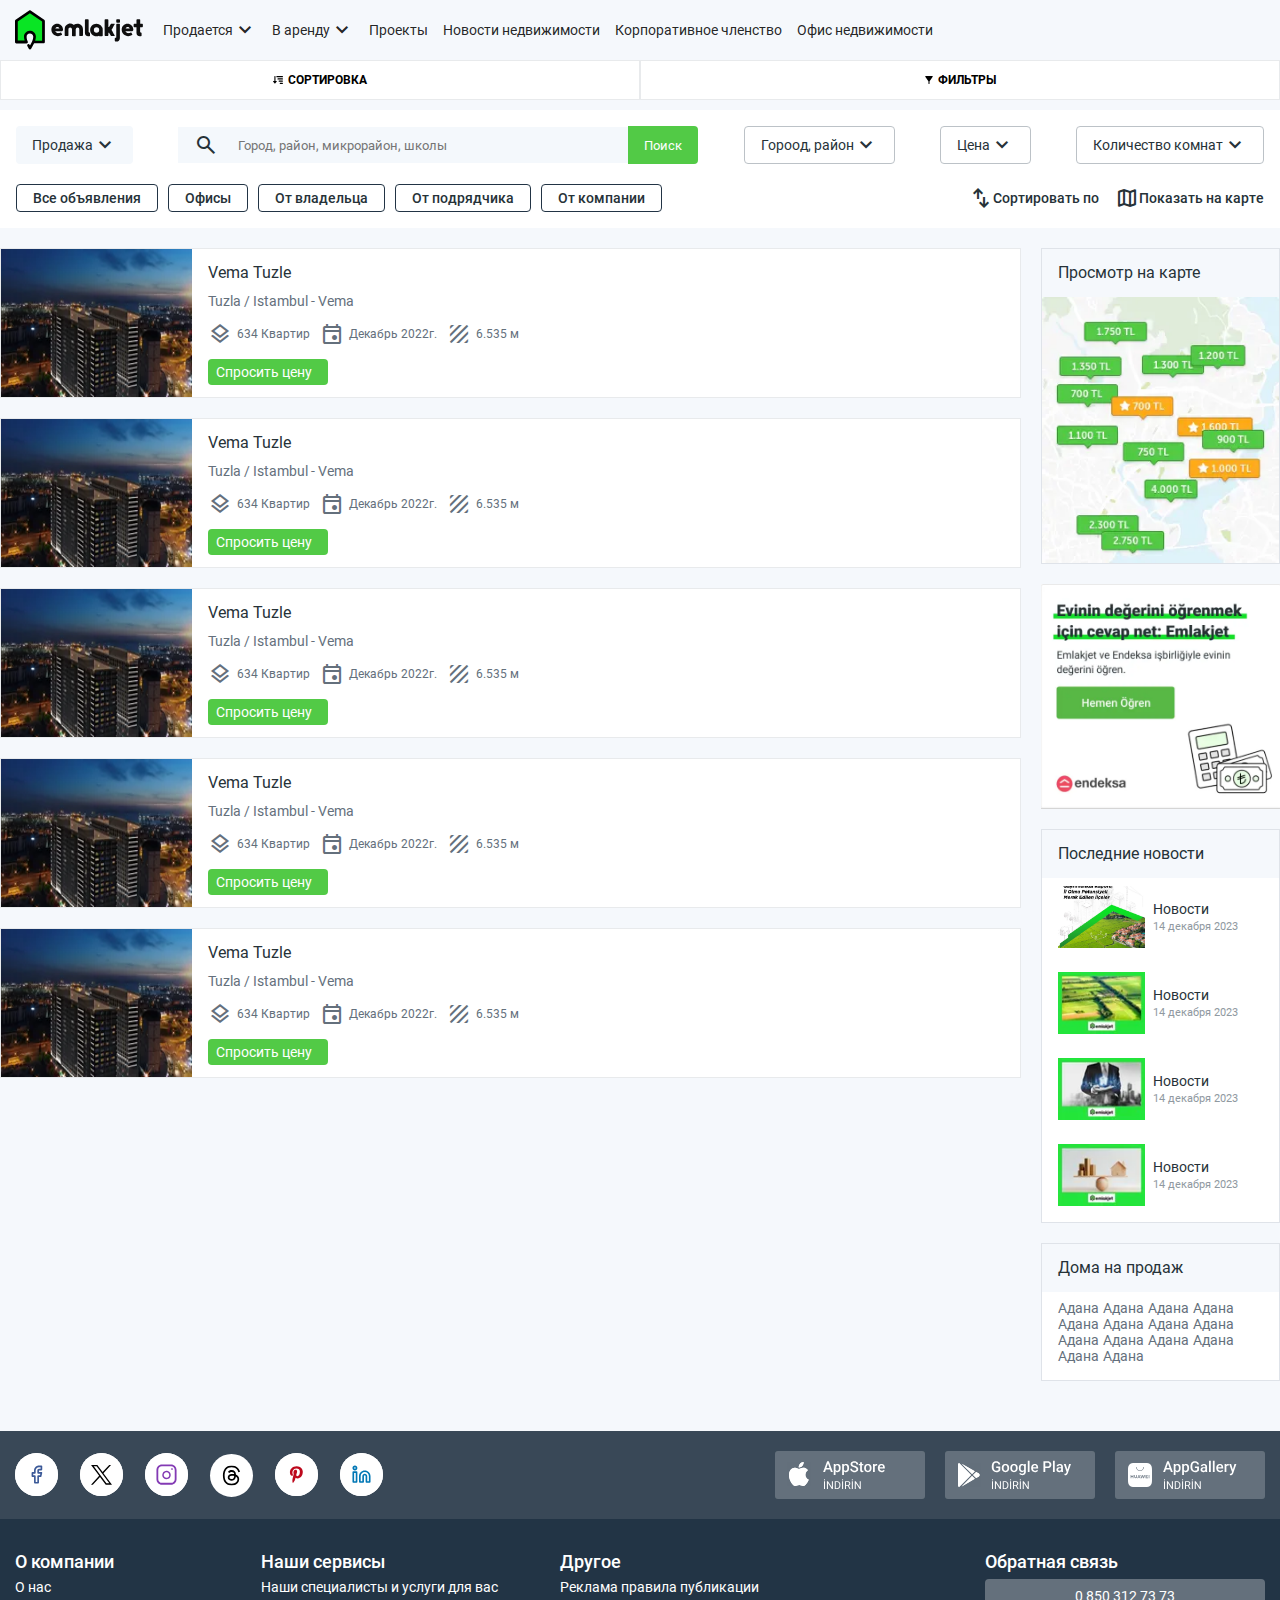
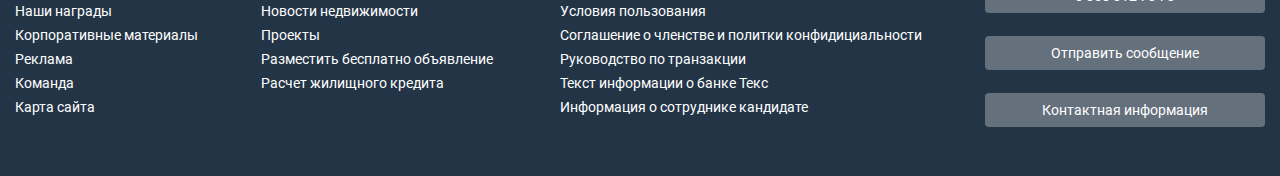
<file: catalog.html>
<!doctype html>
<html lang="ru">
<head>
  <style>.loaded { opacity: 1 }</style>
  <meta charset="UTF-8">
  <meta http-equiv="X-UA-Compatible" content="IE=edge">
  <meta name="viewport" content="width=device-width,initial-scale=1">
  <title>Проекты</title>
  <link rel="stylesheet" href="https://fonts.googleapis.com/css2?family=Material+Symbols+Outlined:opsz,wght,FILL,GRAD@20..48,100..700,0..1,-50..200&_v=20231226183623">
  <link rel="shortcut icon" href="favicon.ico" type="image/x-icon">
  <link rel="stylesheet" href="css/main.min.css?_v=20231226183623">

  <script defer="defer" src="js/main.min.js?_v=20231226183623"></script>
</head>


<body class="catalog-body">
  <div class="wrapper">
    <header class="header">
  <div class="header__container">
    <a href="#" class="header__logo logo">
      <img src="../images/logo.svg" alt="Логотип">
    </a>
    <nav class="header__menu menu">
      <ul class="menu__list">
        <li class="menu__item">
          <a href="#" class="menu__link">
            Продается
            <span class="material-symbols-outlined">
              expand_more
            </span>              
          </a>
          <ul class="submenu__list">
            <li class="submenu__item">
              <a href="" class="menu__link submenu__link">Корпус</a>
            </li>
            <li class="submenu__item">
              <a href="" class="menu__link submenu__link">Рабочее место</a>
            </li>
            <li class="submenu__item">
              <a href="" class="menu__link submenu__link">Перенесенное рабочее место</a>
            </li>
            <li class="submenu__item">
              <a href="" class="menu__link submenu__link">Сюжет</a>
            </li>
            <li class="submenu__item">
              <a href="" class="menu__link submenu__link">Земля для этажа</a>
            </li>
            <li class="submenu__item">
              <a href="" class="menu__link submenu__link">Туристический объект</a>
            </li>
          </ul>
        </li>
        <li class="menu__item">
          <a href="#" class="menu__link">В аренду
            <span class="material-symbols-outlined">
              expand_more
            </span> 
          </a>
          <ul class="submenu__list">
            <li class="submenu__item">
              <a href="" class="menu__link submenu__link">Корпус</a>
            </li>
            <li class="submenu__item">
              <a href="" class="menu__link submenu__link">Рабочее место</a>
            </li>
            <li class="submenu__item">
              <a href="" class="menu__link submenu__link">Перенесенное рабочее место</a>
            </li>
            <li class="submenu__item">
              <a href="" class="menu__link submenu__link">Сюжет</a>
            </li>
            <li class="submenu__item">
              <a href="" class="menu__link submenu__link">Посуточная аренда</a>
            </li>

          </ul>
        </li>
        <li class="menu__item"><a href="../catalog.html" class="menu__link">Проекты</a></li>
        <li class="menu__item"><a href="#" class="menu__link">Новости недвижимости</a></li>
        <li class="menu__item"><a href="#" class="menu__link">Корпоративное членство</a></li>
        <li class="menu__item"><a href="#" class="menu__link">Офис недвижимости</a></li>
      </ul>
    </nav>
    <button class="header__burger icon-menu">
  <span></span>
</button>
  </div>
</header>

    <main class="page">
      <div data-observ></div>
      <div class="page">
        <div class="catalog">
          <div class="catalog__mb">
            <div class="catalog__mb-sorting">
              <svg width="10px" height="12px" viewBox="0 0 18 14" class="_29TN2r">
                <g fill="none" fill-rule="evenodd">
                  <path d="M21-5H-3v24h24z"></path>
                  <path fill="#000" d="M17 12a1 1 0 010 2h-4a1 1 0 010-2h4zM3.46 0c.51 0 .935.323.993.737l.007.096L4.459 9h1.96a.5.5 0 01.39.812l-2.959 3.7a.5.5 0 01-.78 0l-2.96-3.7A.5.5 0 01.5 9h1.959V.833c0-.39.327-.72.763-.809l.122-.018L3.46 0zM17 8a1 1 0 010 2h-6a1 1 0 010-2h6zm0-4a1 1 0 010 2H9a1 1 0 010-2h8zm0-4a1 1 0 010 2H7a1 1 0 110-2h10z">
                  </path>
                </g>
              </svg>
              <button class="catalog__sorting-button">Сортировка</button>
            </div>
            <div class="catalog__mb-filter">
              <svg width="8px" height="12px" viewBox="0 0 16 16" class="_29TN2r">
                <g fill="none" fill-rule="evenodd">
                  <path d="M-4-4h24v24H-4z"></path>
                  <path fill="#000" d="M1.416 0h13.168a1 1 0 01.82 1.572l-6.162 8.837a1 1 0 00-.18.572v3.957a1.063 1.063 0 01-2.124 0V10.98a1 1 0 00-.18-.572L.596 1.572A1 1 0 011.416 0z">
                  </path>
                </g>
              </svg>
              <button class="catalog__filter-button" data-type="popup-1">Фильтры</button>
            </div>
          </div>
          <div class="catalog__search">
            <div class="catalog__search-up">
              <div class="search__type">
                Продажа
                <span class="material-symbols-outlined">
                  expand_more
                </span>
              </div>
              <div class="catalog__search-search">
                <div class="catalog__input-wrapper">
                  <span class="material-symbols-outlined">
                    search
                  </span>
                  <input type="text" class="catalog__input" placeholder="Город, район, микрорайон, школы">
                </div>
                <button class="catalog__search-btn">Поиск</button>
              </div>
              <div class="catalog__filter-btn catalog__search-location">
                Гороод, район
                <span class="material-symbols-outlined">
                  expand_more
                </span>
              </div>
              <div class="catalog__filter-btn catalog__search-price">
                Цена
                <span class="material-symbols-outlined">
                  expand_more
                </span>
              </div>
              <div class="catalog__filter-btn catalog__serach-rooms">
                Количество комнат
                <span class="material-symbols-outlined">
                  expand_more
                </span>
              </div>
            </div>
            <div class="catalog__search-down">
              <div class="catalog__search-items">
                <div class="catalog__search-item">Все объявления</div>
                <div class="catalog__search-item">Офисы</div>
                <div class="catalog__search-item">От владельца</div>
                <div class="catalog__search-item">От подрядчика</div>
                <div class="catalog__search-item">От компании</div>
              </div>
              <div class="catalog__search-filters">

                <div class="catalog__search-filter">
                  <span class="material-symbols-outlined">
                    swap_vert
                  </span>
                  Сортировать по
                </div>
                <div class="catalog__search-map">
                  <span class="material-symbols-outlined">
                    map
                  </span>
                  Показать на карте
                </div>
              </div>
            </div>
          </div>
          <div class="catalog__content-wrapper">
            <div class="catalog__content">
              <div class="catalog__cart">
                <div class="catalog__cart-img">
                  <picture><source srcset="images/с1.webp" type="image/webp"><img src="images/с1.webp" alt=""></picture>
                </div>
                <div class="catalog__cart-text">
                  <h2 class="catalog__cart-name">Vema Tuzle</h2>
                  <a href="#" class="catalog__cart-links">Свяжитесь с компанией чтобы <span> узнать цену</span></a>
                  <p class="catalog__cart-location">Tuzla / Istambul - Vema</p>
                  <div class="catalog__cart-option">
                    <div class="catalog__cart-count">
                      <span class="material-symbols-outlined">
                        layers
                      </span>
                      634 Квартир
                    </div>
                    <div class="catalog__cart-calendar">
                      <span class="material-symbols-outlined">
                        event
                      </span>
                      Декабрь 2022г.
                    </div>
                    <div class="catalog__cart-area">
                      <span class="material-symbols-outlined">
                        texture
                      </span>
                      6.535 м
                    </div>
                  </div>
                  <a href="#" class="catalog__cart-link">Спросить цену</a>
                </div>
              </div>
              <div class="catalog__cart">
                <div class="catalog__cart-img">
                  <picture><source srcset="images/с1.webp" type="image/webp"><img src="images/с1.webp" alt=""></picture>
                </div>
                <div class="catalog__cart-text">
                  <h2 class="catalog__cart-name">Vema Tuzle</h2>
                  <p class="catalog__cart-location">Tuzla / Istambul - Vema</p>
                  <div class="catalog__cart-option">
                    <div class="catalog__cart-count">
                      <span class="material-symbols-outlined">
                        layers
                      </span>
                      634 Квартир
                    </div>
                    <div class="catalog__cart-calendar">
                      <span class="material-symbols-outlined">
                        event
                      </span>
                      Декабрь 2022г.
                    </div>
                    <div class="catalog__cart-area">
                      <span class="material-symbols-outlined">
                        texture
                      </span>
                      6.535 м
                    </div>
                  </div>
                  <a href="#" class="catalog__cart-link">Спросить цену</a>
                </div>
              </div>
              <div class="catalog__cart">
                <div class="catalog__cart-img">
                  <picture><source srcset="images/с1.webp" type="image/webp"><img src="images/с1.webp" alt=""></picture>
                </div>
                <div class="catalog__cart-text">
                  <h2 class="catalog__cart-name">Vema Tuzle</h2>
                  <p class="catalog__cart-location">Tuzla / Istambul - Vema</p>
                  <div class="catalog__cart-option">
                    <div class="catalog__cart-count">
                      <span class="material-symbols-outlined">
                        layers
                      </span>
                      634 Квартир
                    </div>
                    <div class="catalog__cart-calendar">
                      <span class="material-symbols-outlined">
                        event
                      </span>
                      Декабрь 2022г.
                    </div>
                    <div class="catalog__cart-area">
                      <span class="material-symbols-outlined">
                        texture
                      </span>
                      6.535 м
                    </div>
                  </div>
                  <a href="#" class="catalog__cart-link">Спросить цену</a>
                </div>
              </div>
              <div class="catalog__cart">
                <div class="catalog__cart-img">
                  <picture><source srcset="images/с1.webp" type="image/webp"><img src="images/с1.webp" alt=""></picture>
                </div>
                <div class="catalog__cart-text">
                  <h2 class="catalog__cart-name">Vema Tuzle</h2>
                  <p class="catalog__cart-location">Tuzla / Istambul - Vema</p>
                  <div class="catalog__cart-option">
                    <div class="catalog__cart-count">
                      <span class="material-symbols-outlined">
                        layers
                      </span>
                      634 Квартир
                    </div>
                    <div class="catalog__cart-calendar">
                      <span class="material-symbols-outlined">
                        event
                      </span>
                      Декабрь 2022г.
                    </div>
                    <div class="catalog__cart-area">
                      <span class="material-symbols-outlined">
                        texture
                      </span>
                      6.535 м
                    </div>
                  </div>
                  <a href="#" class="catalog__cart-link">Спросить цену</a>
                </div>
              </div>
              <div class="catalog__cart">
                <div class="catalog__cart-img">
                  <picture><source srcset="images/с1.webp" type="image/webp"><img src="images/с1.webp" alt=""></picture>
                </div>
                <div class="catalog__cart-text">
                  <h2 class="catalog__cart-name">Vema Tuzle</h2>
                  <p class="catalog__cart-location">Tuzla / Istambul - Vema</p>
                  <div class="catalog__cart-option">
                    <div class="catalog__cart-count">
                      <span class="material-symbols-outlined">
                        layers
                      </span>
                      634 Квартир
                    </div>
                    <div class="catalog__cart-calendar">
                      <span class="material-symbols-outlined">
                        event
                      </span>
                      Декабрь 2022г.
                    </div>
                    <div class="catalog__cart-area">
                      <span class="material-symbols-outlined">
                        texture
                      </span>
                      6.535 м
                    </div>
                  </div>
                  <a href="#" class="catalog__cart-link">Спросить цену</a>
                </div>
              </div>
            </div>
            <aside class="catalog__aside">
              <div class="aside-item catalog__aside-map">
                <h3 class="catalog__aside-title">Просмотр на карте</h3>
                <div class="catalog__aside-content">
                  <picture><source srcset="images/map.webp" type="image/webp"><img src="images/map.jpg" alt=""></picture>
                </div>
              </div>
              <picture><source srcset="images/aside1.webp" type="image/webp"><img class="aside__img" src="images/aside1.png" alt=""></picture>
              <div class="aside__news catalog__aside-news">
                <h3 class="catalog__aside-title">Последние новости</h3>
                <div class="aside__news-items">
                  <div class="aside__news-item">
                    <div class="aside__news-item-img">
                      <picture><source srcset="images/n1.webp" type="image/webp"><img src="images/n1.webp" alt=""></picture>
                    </div>
                    <div class="aside__news-item-text">
                      <a href="#" class="">Новости</a>
                      <span>14 декабря 2023</span>
                    </div>
                  </div>

                  <div class="aside__news-item">
                    <div class="aside__news-item-img">
                      <picture><source srcset="images/n2.webp" type="image/webp"><img src="images/n2.webp" alt=""></picture>
                    </div>
                    <div class="aside__news-item-text">
                      <a href="#" class="">Новости</a>
                      <span>14 декабря 2023</span>
                    </div>
                  </div>

                  <div class="aside__news-item">
                    <div class="aside__news-item-img">
                      <picture><source srcset="images/n3.webp" type="image/webp"><img src="images/n3.webp" alt=""></picture>
                    </div>
                    <div class="aside__news-item-text">
                      <a href="#" class="">Новости</a>
                      <span>14 декабря 2023</span>
                    </div>
                  </div>

                  <div class="aside__news-item">
                    <div class="aside__news-item-img">
                      <picture><source srcset="images/n4.webp" type="image/webp"><img src="images/n4.webp" alt=""></picture>
                    </div>
                    <div class="aside__news-item-text">
                      <a href="#" class="">Новости</a>
                      <span>14 декабря 2023</span>
                    </div>
                  </div>
                </div>
              </div>


              <div class="catalog__aside-city">
                <div class="aside-item">
                  <h3 class="catalog__aside-title">Дома на продаж</h3>
                  <div class="aside-citys">
                    <a href="">Адана</a>
                    <a href="">Адана</a>
                    <a href="">Адана</a>
                    <a href="">Адана</a>
                    <a href="">Адана</a>
                    <a href="">Адана</a>
                    <a href="">Адана</a>
                    <a href="">Адана</a>
                    <a href="">Адана</a>
                    <a href="">Адана</a>
                    <a href="">Адана</a>
                    <a href="">Адана</a>
                    <a href="">Адана</a>
                    <a href="">Адана</a>
                  </div>
                </div>
              </div>
            </aside>
          </div>
        </div>
      </div>
    </main>
    <div class="footer__social">
  <div class="footer__social__container">
  <ul class="footer__social-list">
    <li class="footer__social-item">
      <a href="#" class="footer__social-link">
        <img src="../images/Facebook.svg" alt="Facebook">
      </a>
    </li>
    <li class="footer__social-item">
      <a href="#" class="footer__social-link">
        <img src="../images/Twitter.svg" alt="Facebook">
      </a>
    </li>
    <li class="footer__social-item">
      <a href="#" class="footer__social-link">
        <img src="../images/Instagram.svg" alt="Facebook">
      </a>
    </li>
    <li class="footer__social-item">
      <a href="#" class="footer__social-link">
        <img src="../images/Threads.svg" alt="Facebook">
      </a>
    </li>
    <li class="footer__social-item">
      <a href="#" class="footer__social-link">
        <img src="../images/Pinterest.svg" alt="Facebook">
      </a>
    </li>
    <li class="footer__social-item">
      <a href="#" class="footer__social-link">
        <img src="../images/LinkedIn.svg" alt="Facebook">
      </a>
    </li>
  </ul>

  <ul class="footer__social-list">
    <li class="footer__social-item">
      <a href="#" class="footer__social-link">
        <img src="../images/AppStore.svg" alt="Facebook">
      </a>
    </li>
    <li class="footer__social-item">
      <a href="#" class="footer__social-link">
        <img src="../images/GooglePlay.svg" alt="Facebook">
      </a>
    </li>
    <li class="footer__social-item">
      <a href="#" class="footer__social-link">
        <img src="../images/AppGallery.svg" alt="Facebook">
      </a>
    </li>
  </ul>
</div>
</div>
<footer class="footer">
  <div class="footer__container">
    <div class="footer__items">
      <ul class="footer__list">
        <li class="footer__item">
          <a class="footer__link footer__link-title">О компании</a>
        </li>
        <li class="footer__item">
          <a href="#" class="footer__link">О нас</a>
        </li>
        <li class="footer__item">
          <a href="#" class="footer__link">Наши награды</a>
        </li>
        <li class="footer__item">
          <a href="#" class="footer__link">Корпоративные материалы</a>
        </li>
        <li class="footer__item">
          <a href="#" class="footer__link">Реклама</a>
        </li>
        <li class="footer__item">
          <a href="#" class="footer__link">Команда</a>
        </li>
        <li class="footer__item">
          <a href="#" class="footer__link">Карта сайта</a>
        </li>
      </ul>
      <ul class="footer__list">
        <li class="footer__item">
          <a class="footer__link footer__link-title">Наши сервисы</a>
        </li>
        <li class="footer__item">
          <a href="#" class="footer__link">Наши специалисты и услуги для вас</a>
        </li>
        <li class="footer__item">
          <a href="#" class="footer__link">Новости недвижимости</a>
        </li>
        <li class="footer__item">
          <a href="#" class="footer__link">Проекты</a>
        </li>
        <li class="footer__item">
          <a href="#" class="footer__link">Разместить бесплатно объявление</a>
        </li>
        <li class="footer__item">
          <a href="#" class="footer__link">Расчет жилищного кредита</a>
        </li>
      </ul>
      <ul class="footer__list">
        <li class="footer__item">
          <a class="footer__link footer__link-title">Другое</a>
        </li>
        <li class="footer__item">
          <a href="#" class="footer__link">Реклама правила публикации</a>
        </li>
        <li class="footer__item">
          <a href="#" class="footer__link">Условия пользования</a>
        </li>
        <li class="footer__item">
          <a href="#" class="footer__link">Соглашение о членстве и политки конфидициальности</a>
        </li>
        <li class="footer__item">
          <a href="#" class="footer__link">Руководство по транзакции</a>
        </li>
        <li class="footer__item">
          <a href="#" class="footer__link">Текст информации о банке Текс</a>
        </li>
        <li class="footer__item">
          <a href="#" class="footer__link">Информация о сотруднике кандидате</a>
        </li>
      </ul>
      <ul class="footer__list">
        <li class="footer__item">
          <a class="footer__link footer__link-title">Обратная связь</a>
        </li>
        <li class="footer__item">
          <a href="tel:+08503127373" class="footer__link footer__link-btn">0 850 312 73 73</a>
        </li>
        <li class="footer__item">
          <a href="#" class="footer__link footer__link-btn">Отправить сообщение</a>
        </li>
        <li class="footer__item">
          <a href="#" class="footer__link footer__link-btn">Контактная информация</a>
        </li>
      </ul>
    </div>
  </div>
</footer>
  </div>
  <div class="catalog__popup popup" data-popup="popup-1" data-close-overlay>
    <div class="popup__wrapper" data-close-overlay>
        <div class="catalog__popup-content popup__content">
            <button class="button-close popup__close" type="button">
                <svg width="24" height="24" viewBox="0 0 24 24" class="_29TN2r _2gamrL">
                    <path fill="red" d="M0 0h24v24H0V0z"></path>
                    <path d="M19 11H7.83l4.88-4.88c.39-.39.39-1.03 0-1.42a.996.996 0 00-1.41 0l-6.59 6.59a.996.996 0 000 1.41l6.59 6.59a.996.996 0 101.41-1.41L7.83 13H19c.55 0 1-.45 1-1s-.45-1-1-1z">
                    </path>
                </svg>
                Закрыть
            </button>
            <div class="popup__body">
                <div class="tabs" data-tabs="tabs-filter">
                    <div class="tabs__nav">
                        <button class="catalog__tabs tabs__trigger" type="button">Продается</button>
                        <button class="catalog__tabs tabs__trigger" type="button">В аренду</button>
                        <button class="catalog__tabs tabs__trigger" type="button">Проекты</button>
                    </div>

                    <div class="tabs__content">
                        <div class="tabs__panel">
                            <div class="tabs__choice">
                                <span class="tabs__choice-main">Корпус</span>
                                <ul class="tabs__choice-list">
                                    <li class="tabs__choice-item">
                                        <a href="#" class="tabs__choice-link">qwe</a>
                                    </li>
                                </ul>
                            </div>
                            <div class="tabs__input-wrapper">
                                <span class="material-symbols-outlined hero__input-search">
                                    search
                                </span>
                                <input type="text" class="tabs__input" placeholder="Город, район, участок, школа, метро">
                            </div>
                            <button class="tabs__choice-search">Поиск</button>
                            <button class="tabs__choice-map">Поиск на карте</button>
                        </div>
                        <div class="tabs__panel">
                            <div class="tabs__choice">
                                <span class="tabs__choice-main">Корпус</span>
                                <ul class="tabs__choice-list">
                                    <li class="tabs__choice-item">
                                        <a href="#" class="tabs__choice-link"></a>
                                    </li>
                                </ul>
                            </div>
                            <button class="tabs__choice-search">
                                Поиск
                            </button>
                            <button class="tabs__choice-map">Поиск на карте</button>
                        </div>
                        <div class="tabs__panel">
                            <input type="text" class="tabs__input" placeholder="Город, район, участок, школа, метро">
                            <button class="tabs__choice-search">Поиск</button>
                            <button class="tabs__choice-map">Поиск на карте</button>
                        </div>
                        <div class="tabs__panel">

                            <input type="text" class="tabs__input" placeholder="Город, район, участок, школа, метро">

                            <button class="tabs__choice-map">Поиск на карте</button>
                        </div>
                    </div>
                </div>

            </div>
        </div>
    </div>
</div>
</body>

</html>
</file>
<file: css/main.min.css>
@charset "UTF-8";@font-face{font-family:Roboto;font-display:swap;src:url(../fonts/Roboto-Black.woff2) format("woff2");font-weight:900;font-style:normal}@font-face{font-family:Roboto;font-display:swap;src:url(../fonts/Roboto-BlackItalic.woff2) format("woff2");font-weight:900;font-style:italic}@font-face{font-family:Roboto;font-display:swap;src:url(../fonts/Roboto-Bold.woff2) format("woff2");font-weight:700;font-style:normal}@font-face{font-family:Roboto;font-display:swap;src:url(../fonts/Roboto-BoldItalic.woff2) format("woff2");font-weight:700;font-style:italic}@font-face{font-family:Roboto;font-display:swap;src:url(../fonts/Roboto-Italic.woff2) format("woff2");font-weight:undefined;font-style:italic}@font-face{font-family:Roboto;font-display:swap;src:url(../fonts/Roboto-Light.woff2) format("woff2");font-weight:300;font-style:normal}@font-face{font-family:Roboto;font-display:swap;src:url(../fonts/Roboto-LightItalic.woff2) format("woff2");font-weight:300;font-style:italic}@font-face{font-family:Roboto;font-display:swap;src:url(../fonts/Roboto-Medium.woff2) format("woff2");font-weight:500;font-style:normal}@font-face{font-family:Roboto;font-display:swap;src:url(../fonts/Roboto-MediumItalic.woff2) format("woff2");font-weight:500;font-style:italic}@font-face{font-family:Roboto;font-display:swap;src:url(../fonts/Roboto-Regular.woff2) format("woff2");font-weight:400;font-style:normal}@font-face{font-family:Roboto;font-display:swap;src:url(../fonts/Roboto-Thin.woff2) format("woff2");font-weight:100;font-style:normal}@font-face{font-family:Roboto;font-display:swap;src:url(../fonts/Roboto-ThinItalic.woff2) format("woff2");font-weight:100;font-style:italic}:root{--bs-font-family:"Roboto",sans-serif;--bs-font-size:16px;--bs-font-weight:400;--bs-line-height:1;--bs-font-color:#222;--bs-transition:.3s ease-in-out;--bs-radius:10px;--green-color:#52ca46;--primary-color:#131313;--primary-hover-color:#2d2d2d;--secondary-color:#ff4040;--white-color:#fff;--black-color:rgba(0,0,0,0);--text-color:rgba(0, 0, 0, 0.87);--bs-shadow:0px 2px 3px rgba(#000 10%),0px 8px 3px rgba(#000 10%);--hover-shadow:0 0 5px 0 rgba(#000 10%),0 0 10px 0 rgba(#000 10%),0 0 15px 0 rgba(#000 10%)}*{padding:0;margin:0;border:0;-webkit-tap-highlight-color:transparent}*,:after,:before{-webkit-box-sizing:border-box;box-sizing:border-box}:active,:focus{outline:0}aside,footer,header,nav{display:block}html{opacity:0;scroll-behavior:smooth;-webkit-transition:opacity .8s ease-in-out;transition:opacity .8s ease-in-out}html.loaded{opacity:1}html.lock{overflow:hidden;-ms-touch-action:none;touch-action:none}body,html{width:100%;height:100%;min-width:320px}body{-ms-scroll-chaining:none;overscroll-behavior:none;font-size:16px;font-size:var(--bs-font-size);font-family:Roboto,sans-serif;font-family:var(--bs-font-family);font-weight:400;font-weight:var(--bs-font-weight);line-height:1;line-height:var(--bs-line-height);text-rendering:optimizelegibility;-webkit-text-size-adjust:100%;-moz-text-size-adjust:100%;-ms-text-size-adjust:100%;text-size-adjust:100%;-moz-osx-font-smoothing:grayscale;-webkit-font-smoothing:antialiased}button,input,textarea{font-family:inherit}input::-ms-clear{display:none}input[type=number]{-moz-appearance:textfield}input[type=number]::-webkit-inner-spin-button,input[type=number]::-webkit-outer-spin-button{-webkit-appearance:none}button{cursor:pointer;-webkit-user-select:none;-moz-user-select:none;-ms-user-select:none;user-select:none}button::-moz-focus-inner{padding:0;border:0}a{-webkit-text-decoration:none;text-decoration:none;-webkit-user-select:none;-moz-user-select:none;-ms-user-select:none;user-select:none}a:active,a:focus{outline:0}a:visited{-webkit-text-decoration:none;text-decoration:none}a:hover{-webkit-text-decoration:none;text-decoration:none}li,ul{list-style:none}img{vertical-align:top}h1,h2,h3,h4,h5,h6{font-size:inherit;font-weight:400}sup{color:inherit}@font-face{font-family:swiper-icons;src:url("data:application/font-woff;charset=utf-8;base64, [base64]//wADZ2x5ZgAAAywAAADMAAAD2MHtryVoZWFkAAABbAAAADAAAAA2E2+eoWhoZWEAAAGcAAAAHwAAACQC9gDzaG10eAAAAigAAAAZAAAArgJkABFsb2NhAAAC0AAAAFoAAABaFQAUGG1heHAAAAG8AAAAHwAAACAAcABAbmFtZQAAA/gAAAE5AAACXvFdBwlwb3N0AAAFNAAAAGIAAACE5s74hXjaY2BkYGAAYpf5Hu/j+W2+MnAzMYDAzaX6QjD6/4//Bxj5GA8AuRwMYGkAPywL13jaY2BkYGA88P8Agx4j+/8fQDYfA1AEBWgDAIB2BOoAeNpjYGRgYNBh4GdgYgABEMnIABJzYNADCQAACWgAsQB42mNgYfzCOIGBlYGB0YcxjYGBwR1Kf2WQZGhhYGBiYGVmgAFGBiQQkOaawtDAoMBQxXjg/wEGPcYDDA4wNUA2CCgwsAAAO4EL6gAAeNpj2M0gyAACqxgGNWBkZ2D4/wMA+xkDdgAAAHjaY2BgYGaAYBkGRgYQiAHyGMF8FgYHIM3DwMHABGQrMOgyWDLEM1T9/w8UBfEMgLzE////P/5//f/V/xv+r4eaAAeMbAxwIUYmIMHEgKYAYjUcsDAwsLKxc3BycfPw8jEQA/[base64]/uznmfPFBNODM2K7MTQ45YEAZqGP81AmGGcF3iPqOop0r1SPTaTbVkfUe4HXj97wYE+yNwWYxwWu4v1ugWHgo3S1XdZEVqWM7ET0cfnLGxWfkgR42o2PvWrDMBSFj/IHLaF0zKjRgdiVMwScNRAoWUoH78Y2icB/yIY09An6AH2Bdu/UB+yxopYshQiEvnvu0dURgDt8QeC8PDw7Fpji3fEA4z/PEJ6YOB5hKh4dj3EvXhxPqH/SKUY3rJ7srZ4FZnh1PMAtPhwP6fl2PMJMPDgeQ4rY8YT6Gzao0eAEA409DuggmTnFnOcSCiEiLMgxCiTI6Cq5DZUd3Qmp10vO0LaLTd2cjN4fOumlc7lUYbSQcZFkutRG7g6JKZKy0RmdLY680CDnEJ+UMkpFFe1RN7nxdVpXrC4aTtnaurOnYercZg2YVmLN/d/gczfEimrE/fs/bOuq29Zmn8tloORaXgZgGa78yO9/cnXm2BpaGvq25Dv9S4E9+5SIc9PqupJKhYFSSl47+Qcr1mYNAAAAeNptw0cKwkAAAMDZJA8Q7OUJvkLsPfZ6zFVERPy8qHh2YER+3i/BP83vIBLLySsoKimrqKqpa2hp6+jq6RsYGhmbmJqZSy0sraxtbO3sHRydnEMU4uR6yx7JJXveP7WrDycAAAAAAAH//wACeNpjYGRgYOABYhkgZgJCZgZNBkYGLQZtIJsFLMYAAAw3ALgAeNolizEKgDAQBCchRbC2sFER0YD6qVQiBCv/H9ezGI6Z5XBAw8CBK/m5iQQVauVbXLnOrMZv2oLdKFa8Pjuru2hJzGabmOSLzNMzvutpB3N42mNgZGBg4GKQYzBhYMxJLMlj4GBgAYow/P/PAJJhLM6sSoWKfWCAAwDAjgbRAAB42mNgYGBkAIIbCZo5IPrmUn0hGA0AO8EFTQAA");font-weight:400;font-style:normal}:root{--swiper-theme-color:#007aff}.swiper{margin-left:auto;margin-right:auto;position:relative;overflow:hidden;list-style:none;padding:0;z-index:1}.swiper-vertical>.swiper-wrapper{-webkit-box-orient:vertical;-webkit-box-direction:normal;-ms-flex-direction:column;flex-direction:column}.swiper-wrapper{position:relative;width:100%;height:100%;z-index:1;display:-webkit-box;display:-ms-flexbox;display:flex;-webkit-transition-property:-webkit-transform;transition-property:-webkit-transform;transition-property:transform;transition-property:transform,-webkit-transform;-webkit-box-sizing:content-box;box-sizing:content-box}.swiper-android .swiper-slide,.swiper-wrapper{-webkit-transform:translate3d(0,0,0);transform:translate3d(0,0,0)}.swiper-pointer-events{-ms-touch-action:pan-y;touch-action:pan-y}.swiper-pointer-events.swiper-vertical{-ms-touch-action:pan-x;touch-action:pan-x}.swiper-slide{-ms-flex-negative:0;flex-shrink:0;width:100%;height:100%;position:relative;-webkit-transition-property:-webkit-transform;transition-property:-webkit-transform;transition-property:transform;transition-property:transform,-webkit-transform}.swiper-slide-invisible-blank{visibility:hidden}.swiper-autoheight,.swiper-autoheight .swiper-slide{height:auto}.swiper-autoheight .swiper-wrapper{-webkit-box-align:start;-ms-flex-align:start;align-items:flex-start;-webkit-transition-property:height,-webkit-transform;transition-property:height,-webkit-transform;transition-property:transform,height;transition-property:transform,height,-webkit-transform}.swiper-backface-hidden .swiper-slide{-webkit-transform:translateZ(0);transform:translateZ(0);-webkit-backface-visibility:hidden;backface-visibility:hidden}.swiper-3d,.swiper-3d.swiper-css-mode .swiper-wrapper{-webkit-perspective:1200px;perspective:1200px}.swiper-3d .swiper-cube-shadow,.swiper-3d .swiper-slide,.swiper-3d .swiper-slide-shadow,.swiper-3d .swiper-slide-shadow-bottom,.swiper-3d .swiper-slide-shadow-left,.swiper-3d .swiper-slide-shadow-right,.swiper-3d .swiper-slide-shadow-top,.swiper-3d .swiper-wrapper{-webkit-transform-style:preserve-3d;transform-style:preserve-3d}.swiper-3d .swiper-slide-shadow,.swiper-3d .swiper-slide-shadow-bottom,.swiper-3d .swiper-slide-shadow-left,.swiper-3d .swiper-slide-shadow-right,.swiper-3d .swiper-slide-shadow-top{position:absolute;left:0;top:0;width:100%;height:100%;pointer-events:none;z-index:10}.swiper-3d .swiper-slide-shadow{background:rgba(0,0,0,.15)}.swiper-3d .swiper-slide-shadow-left{background-image:-webkit-gradient(linear,right top,left top,from(rgba(0,0,0,.5)),to(rgba(0,0,0,0)));background-image:linear-gradient(to left,rgba(0,0,0,.5),rgba(0,0,0,0))}.swiper-3d .swiper-slide-shadow-right{background-image:-webkit-gradient(linear,left top,right top,from(rgba(0,0,0,.5)),to(rgba(0,0,0,0)));background-image:linear-gradient(to right,rgba(0,0,0,.5),rgba(0,0,0,0))}.swiper-3d .swiper-slide-shadow-top{background-image:-webkit-gradient(linear,left bottom,left top,from(rgba(0,0,0,.5)),to(rgba(0,0,0,0)));background-image:linear-gradient(to top,rgba(0,0,0,.5),rgba(0,0,0,0))}.swiper-3d .swiper-slide-shadow-bottom{background-image:-webkit-gradient(linear,left top,left bottom,from(rgba(0,0,0,.5)),to(rgba(0,0,0,0)));background-image:linear-gradient(to bottom,rgba(0,0,0,.5),rgba(0,0,0,0))}.swiper-css-mode>.swiper-wrapper{overflow:auto;scrollbar-width:none;-ms-overflow-style:none}.swiper-css-mode>.swiper-wrapper::-webkit-scrollbar{display:none}.swiper-css-mode>.swiper-wrapper>.swiper-slide{scroll-snap-align:start start}.swiper-horizontal.swiper-css-mode>.swiper-wrapper{-ms-scroll-snap-type:x mandatory;scroll-snap-type:x mandatory}.swiper-vertical.swiper-css-mode>.swiper-wrapper{-ms-scroll-snap-type:y mandatory;scroll-snap-type:y mandatory}.swiper-centered>.swiper-wrapper::before{content:"";-ms-flex-negative:0;flex-shrink:0;-webkit-box-ordinal-group:10000;-ms-flex-order:9999;order:9999}.swiper-centered.swiper-horizontal>.swiper-wrapper>.swiper-slide:first-child{margin-left:var(--swiper-centered-offset-before)}.swiper-centered.swiper-horizontal>.swiper-wrapper::before{height:100%;min-height:1px;width:var(--swiper-centered-offset-after)}.swiper-centered.swiper-vertical>.swiper-wrapper>.swiper-slide:first-child{margin-top:var(--swiper-centered-offset-before)}.swiper-centered.swiper-vertical>.swiper-wrapper::before{width:100%;min-width:1px;height:var(--swiper-centered-offset-after)}.swiper-centered>.swiper-wrapper>.swiper-slide{scroll-snap-align:center center}*{scrollbar-width:.5rem;scrollbar-color:#131313 #d6d6d6;scrollbar-color:var(--primary-color) #d6d6d6}::-webkit-scrollbar{width:.5rem;background-color:#fff;background-color:var(--white-color)}::-webkit-scrollbar-track{-webkit-box-shadow:inset 0 0 .375rem rgba(0,0,0,.2);box-shadow:inset 0 0 .375rem rgba(0,0,0,.2);border-radius:.25rem;background:#eee}::-webkit-scrollbar-thumb{border-radius:.25rem;border:0 none #fff;background-color:#131313;background-color:var(--primary-color)}::-webkit-scrollbar-thumb:hover{background-color:#2d2d2d;background-color:var(--primary-hover-color)}@-webkit-keyframes show-header{0%{top:-100%}100%{top:0}}@keyframes show-header{0%{top:-100%}100%{top:0}}@-webkit-keyframes fade-up-big{0%{-webkit-transform:translateY(1rem);transform:translateY(1rem);opacity:0}100%{-webkit-transform:translateY(0);transform:translateY(0);opacity:1}}@keyframes fade-up-big{0%{-webkit-transform:translateY(1rem);transform:translateY(1rem);opacity:0}100%{-webkit-transform:translateY(0);transform:translateY(0);opacity:1}}@-webkit-keyframes rotation{from{-webkit-transform:rotate(0);transform:rotate(0)}to{-webkit-transform:rotate(359deg);transform:rotate(359deg)}}@keyframes rotation{from{-webkit-transform:rotate(0);transform:rotate(0)}to{-webkit-transform:rotate(359deg);transform:rotate(359deg)}}[class*=__container]{max-width:80.625rem;margin:0 auto;padding:0 .9375rem}[class*=-ibg]{position:relative}[class*=-ibg] img{position:absolute;width:100%;height:100%;top:0;left:0;-o-object-fit:cover;object-fit:cover}[class*=-ibg_contain] img{-o-object-fit:contain;object-fit:contain}.wrapper{display:-webkit-box;display:-ms-flexbox;display:flex;-webkit-box-orient:vertical;-webkit-box-direction:normal;-ms-flex-direction:column;flex-direction:column;min-height:100%;overflow:hidden}.page{position:relative;-webkit-box-flex:1;-ms-flex:1 1 auto;flex:1 1 auto}.page [data-observ]{position:absolute;top:0;left:0;width:100%;height:.125rem;background:0 0;pointer-events:none}.page_start{padding-top:3.75rem}img{max-width:100%}.section-title{font-size:max(16px,min(5vw,22px))}.header{width:100%;-webkit-transition:background-color .3s ease-in-out;transition:background-color .3s ease-in-out;-webkit-transition:background-color var(--bs-transition);transition:background-color var(--bs-transition);z-index:50}.header-is-sticky .header{position:fixed;background-color:#fff}.header__container{height:3.75rem;display:-webkit-box;display:-ms-flexbox;display:flex;-webkit-box-align:center;-ms-flex-align:center;align-items:center}.header-is-sticky .header__container{height:3.75rem}.icon-menu{display:none}.header__logo{margin-right:20px;z-index:1}.menu__list{display:-webkit-box;display:-ms-flexbox;display:flex;-webkit-box-align:center;-ms-flex-align:center;align-items:center;gap:15px}.menu__link{display:-webkit-box;display:-ms-flexbox;display:flex;-webkit-box-align:center;-ms-flex-align:center;align-items:center;font-size:14px;color:rgba(0,0,0,.87);color:var(--text-color)}.menu__item:hover .submenu__list{background-color:none;display:-webkit-box;display:-ms-flexbox;display:flex;-webkit-box-orient:vertical;-webkit-box-direction:normal;-ms-flex-direction:column;flex-direction:column;padding-top:10px}.menu.active{display:-webkit-box;display:-ms-flexbox;display:flex}.submenu__list{border-radius:10px;position:absolute;display:none}.submenu__item{-webkit-box-shadow:0 2px 3px rgba(0,0,0,.1),0 8px 3px rgba(0,0,0,.1);box-shadow:0 2px 3px rgba(0,0,0,.1),0 8px 3px rgba(0,0,0,.1);position:relative;background-color:#fff}.submenu__item:first-child{margin-top:12px}.submenu__item:hover{background-color:#f1f1f1}.submenu__link{padding:15px 10px;display:-webkit-box;display:-ms-flexbox;display:flex;-webkit-box-pack:justify;-ms-flex-pack:justify;justify-content:space-between;-webkit-box-align:center;-ms-flex-align:center;align-items:center;color:rgba(0,0,0,.87);color:var(--text-color);width:100%;display:block}.popup{position:fixed;top:0;right:0;bottom:0;left:0;width:100%;height:100%;opacity:0;overflow-y:auto;pointer-events:none;padding:1.875rem .625rem;background-color:rgba(0,0,0,.5);z-index:2000;-webkit-transition:opacity .4s ease-in-out;transition:opacity .4s ease-in-out}.popup.is-open{opacity:1;pointer-events:auto}.popup.is-open .popup__content{-webkit-transform:translateY(0);-ms-transform:translateY(0);transform:translateY(0);opacity:1}.popup__wrapper{display:-webkit-box;display:-ms-flexbox;display:flex;-webkit-box-align:center;-ms-flex-align:center;align-items:center;min-height:100%}.popup__content{position:relative;width:100%;margin:0 auto;padding:1.875rem 3.125rem;max-width:43.125rem;background-color:#fff;-webkit-transform:translateY(-12.5rem);-ms-transform:translateY(-12.5rem);transform:translateY(-12.5rem);opacity:0;-webkit-transition:opacity .2s ease-in-out,-webkit-transform .2s ease-in-out;transition:opacity .2s ease-in-out,-webkit-transform .2s ease-in-out;transition:transform .2s ease-in-out,opacity .2s ease-in-out;transition:transform .2s ease-in-out,opacity .2s ease-in-out,-webkit-transform .2s ease-in-out}.popup__close{position:absolute;top:1.25rem;right:1.25rem;width:2.5rem;height:2.5rem;display:-webkit-box;display:-ms-flexbox;display:flex;-webkit-box-pack:center;-ms-flex-pack:center;justify-content:center;-webkit-box-align:center;-ms-flex-align:center;align-items:center;background:0 0;color:#000;border-radius:.5rem}.checkboxes{display:-webkit-box;display:-ms-flexbox;display:flex;gap:10px;-webkit-box-align:center;-ms-flex-align:center;align-items:center}.checkbox{display:-webkit-box;display:-ms-flexbox;display:flex;-webkit-box-align:center;-ms-flex-align:center;align-items:center;gap:4px;text-wrap:nowrap}.checkbox__input{-webkit-appearance:none;-moz-appearance:none;appearance:none;position:absolute}.checkbox__input:checked+.checkbox__box{background-color:#ff4040;border-color:#fff}.checkbox__input:focus+.checkbox__box{-webkit-box-shadow:0 0 0 2px #00f;box-shadow:0 0 0 2px #00f}.checkbox__box{height:20px;-webkit-box-flex:0;-ms-flex:0 0 20px;flex:0 0 20px;border-radius:3px;border:2px solid #1a8c80}.tabs{display:-webkit-box;display:-ms-flexbox;display:flex;-webkit-box-orient:vertical;-webkit-box-direction:normal;-ms-flex-direction:column;flex-direction:column;gap:.625rem}.tabs__nav{display:-webkit-box;display:-ms-flexbox;display:flex;-webkit-box-align:center;-ms-flex-align:center;align-items:center;gap:1.875rem;border-bottom:1px solid #fff;margin-bottom:20px}.tabs__trigger{background:0 0;-webkit-transition:.2s ease-in-out;transition:.2s ease-in-out;color:#fff;font-size:max(12px,min(5vw,22px))}.tabs__trigger.active{border-bottom:3px solid #fff;color:#fff}.tabs__content{background-color:#fff;border-radius:10px;padding:15px}.tabs__panel{width:100%;display:-webkit-box;display:-ms-flexbox;display:flex;-webkit-box-align:center;-ms-flex-align:center;align-items:center;-webkit-box-pack:justify;-ms-flex-pack:justify;justify-content:space-between;-webkit-animation:fade-up-big .4s forwards;animation:fade-up-big .4s forwards;display:none}.tabs__panel.active{display:-webkit-box;display:-ms-flexbox;display:flex}.tabs__choice{height:50px;border:1px solid #bcc2c7;padding:0 15px;display:-webkit-box;display:-ms-flexbox;display:flex;-webkit-box-pack:center;-ms-flex-pack:center;justify-content:center;-webkit-box-align:center;-ms-flex-align:center;align-items:center;border-radius:5px 0 0 5px}.tabs__input-wrapper{display:-webkit-box;display:-ms-flexbox;display:flex;-webkit-box-align:center;-ms-flex-align:center;align-items:center;gap:10px;height:50px;border:1px solid #bcc2c7;padding:15px;width:100%;border-radius:0 5px 5px 0}.tabs__input-wrapper input{width:100%}.tabs__choice-search{background:#52c946;color:#fff;height:50px;padding:0 15px;border-radius:5px}.tabs__choice-map{height:50px;color:#52c946;border:1px solid #52c946;background:0 0;padding:0 15px;white-space:nowrap;border-radius:5px}.tabs__choice-list{display:none}.accordion__item{background-color:#fff;border:1px solid rgba(0,0,0,.12);-webkit-transition:.3s ease-in-out;transition:.3s ease-in-out}.accordion__item:not(:first-of-type){border-top:0}.accordion__item:first-of-type{border-top-left-radius:.25rem;border-top-right-radius:.25rem}.accordion__item:last-of-type{border-bottom-right-radius:.25rem;border-bottom-left-radius:.25rem}.accordion__item.open .accordion__header{background-color:#e7f1ff;color:#ff4040}.accordion__item.open .accordion__header:after{-webkit-transform:rotate(0);-ms-transform:rotate(0);transform:rotate(0)}.accordion__item.open .accordion__content{height:-webkit-max-content;height:-moz-max-content;height:max-content;padding:2.25rem .5rem}.accordion__header{position:relative;display:-webkit-box;display:-ms-flexbox;display:flex;-webkit-box-align:center;-ms-flex-align:center;align-items:center;-webkit-box-pack:justify;-ms-flex-pack:justify;justify-content:space-between;cursor:pointer;padding:.5rem;-webkit-transition:background .3s ease-in-out;transition:background .3s ease-in-out}.accordion__header:hover{background:rgba(255,255,255,.02)}.accordion__header:active{background:rgba(255,255,255,.05)}.accordion__header::after{content:"";position:static;-webkit-transform:rotate(180deg);-ms-transform:rotate(180deg);transform:rotate(180deg);width:1.5rem;height:1.5rem;background-image:url("data:image/svg+xml,%3csvg xmlns='http://www.w3.org/2000/svg' viewBox='0 0 16 16' fill='%230c63e4'%3e%3cpath fill-rule='evenodd' d='M1.646 4.646a.5.5 0 0 1 .708 0L8 10.293l5.646-5.647a.5.5 0 0 1 .708.708l-6 6a.5.5 0 0 1-.708 0l-6-6a.5.5 0 0 1 0-.708z'/%3e%3c/svg%3e");background-size:cover;background-repeat:no-repeat;background-position:center;-webkit-transition:-webkit-transform .6s ease-in-out;transition:-webkit-transform .6s ease-in-out;transition:transform .6s ease-in-out;transition:transform .6s ease-in-out,-webkit-transform .6s ease-in-out}.accordion__content{height:0;overflow:hidden;padding:0 .5rem;-webkit-transition:all .3s ease-in-out;transition:all .3s ease-in-out}.footer{padding:2.125rem 0;background:#223445}.footer__container{display:-webkit-box;display:-ms-flexbox;display:flex;-webkit-box-align:center;-ms-flex-align:center;align-items:center;-webkit-box-orient:vertical;-webkit-box-direction:normal;-ms-flex-direction:column;flex-direction:column}.footer__items{width:100%;display:-webkit-box;display:-ms-flexbox;display:flex;-webkit-box-align:start;-ms-flex-align:start;align-items:flex-start;-webkit-box-pack:justify;-ms-flex-pack:justify;justify-content:space-between;-ms-flex-wrap:wrap;flex-wrap:wrap;gap:30px}.footer__link{font-size:14px;font-weight:400;font-style:normal;color:#fff}.footer__link-title{font-size:18px;font-weight:500;margin-bottom:7px}.footer__list{display:-webkit-box;display:-ms-flexbox;display:flex;-webkit-box-orient:vertical;-webkit-box-direction:normal;-ms-flex-direction:column;flex-direction:column;gap:8px}.footer__link-btn{background-color:#64707c;color:#fff;width:280px;max-width:100%;padding:10px;border-radius:4px;margin-bottom:15px;display:-webkit-box;display:-ms-flexbox;display:flex;-webkit-box-pack:center;-ms-flex-pack:center;justify-content:center;-webkit-box-align:center;-ms-flex-align:center;align-items:center}.footer__social{background-color:#394857;padding:20px 0}.footer__social-list{display:-webkit-box;display:-ms-flexbox;display:flex;-webkit-box-align:center;-ms-flex-align:center;align-items:center;gap:20px}.footer__social__container{display:-webkit-box;display:-ms-flexbox;display:flex;-webkit-box-pack:justify;-ms-flex-pack:justify;justify-content:space-between;-ms-flex-wrap:wrap;flex-wrap:wrap;gap:20px;width:100%}.no-webp .hero{background-image:url(../../images/bg.jpg)}.hero{background-position:center;background-repeat:no-repeat;background-size:cover;width:100%;height:500px}.hero__title{font-size:max(22px,min(5vw,32px));color:#fff;text-align:center;padding:100px 100px 50px}.hero__input-search{display:none}.category{margin:20px 0 40px;display:-webkit-box;display:-ms-flexbox;display:flex;-webkit-box-align:center;-ms-flex-align:center;align-items:center;gap:20px}.category__title{font-size:18px;font-weight:700}.category__items{display:-webkit-box;display:-ms-flexbox;display:flex;-webkit-box-align:center;-ms-flex-align:center;align-items:center;-webkit-box-pack:justify;-ms-flex-pack:justify;justify-content:space-between;gap:10px}.category__item{min-height:50px;display:-webkit-box;display:-ms-flexbox;display:flex;-webkit-box-align:center;-ms-flex-align:center;align-items:center;-webkit-box-pack:center;-ms-flex-pack:center;justify-content:center;border-radius:20px;-webkit-box-shadow:0 2px 3px rgba(0,0,0,.1);box-shadow:0 2px 3px rgba(0,0,0,.1);padding:10px}.category__item a{text-align:center;color:#52c946}.cart{margin:0 0 50px;display:-webkit-box;display:-ms-flexbox;display:flex;-webkit-box-orient:vertical;-webkit-box-direction:normal;-ms-flex-direction:column;flex-direction:column;width:300px;padding:16px;border:1px solid rgba(34,52,69,.1);color:rgba(0,0,0,.87);color:var(--text-color);-ms-flex-negative:0;flex-shrink:0}.cart img{max-width:100%}.cart__name{font-size:14px;margin:8px 0 0;color:#263238;font-weight:400;line-height:19px}.cart__location{margin:11px 0 10px;font-size:12px;color:#64707c}.cart__price{font-weight:500;font-size:18px;color:#263238}.cart__date{display:-webkit-box;display:-ms-flexbox;display:flex;-webkit-box-align:center;-ms-flex-align:center;align-items:center;gap:5px}.cart__date span{font-size:16px}.cart__price-wrapper{font-size:14px;display:-webkit-box;display:-ms-flexbox;display:flex;-webkit-box-pack:justify;-ms-flex-pack:justify;justify-content:space-between}.cart__option{display:-webkit-box;display:-ms-flexbox;display:flex;-webkit-box-pack:justify;-ms-flex-pack:justify;justify-content:space-between;-webkit-box-align:center;-ms-flex-align:center;align-items:center;-ms-flex-wrap:wrap;flex-wrap:wrap;gap:10px;margin:0 0 8px}.icons-wrapper{color:#5d717e;font-size:12px;display:-webkit-box;display:-ms-flexbox;display:flex;-webkit-box-align:center;-ms-flex-align:center;align-items:center;gap:5px}.icons-wrapper span{font-size:16px}.recomendation__title-wrapper{width:100%;display:-webkit-box;display:-ms-flexbox;display:flex;-webkit-box-pack:justify;-ms-flex-pack:justify;justify-content:space-between;-webkit-box-align:center;-ms-flex-align:center;align-items:center;margin-bottom:20px}.recomendation__more{color:#fff;background-color:#64707c;padding:15px;border-radius:5px;white-space:nowrap}.recomendation__swiper{width:100%;overflow:hidden;position:relative}.recomendation__wrapper{width:100%;height:100%;display:-webkit-box;display:-ms-flexbox;display:flex}.recomendation__cart{-ms-flex-negative:0;flex-shrink:0}.swiper-button-next,.swiper-button-prev{cursor:pointer;z-index:1;background-color:#eee;position:absolute;top:30%;margin-left:10px;width:44px;height:44px;border-radius:100%;display:-webkit-box;display:-ms-flexbox;display:flex;-webkit-box-pack:center;-ms-flex-pack:center;justify-content:center;-webkit-box-align:center;-ms-flex-align:center;align-items:center;opacity:.8}.swiper-button-next span,.swiper-button-prev span{display:block;color:#64707c;font-size:24px}.swiper-button-next{right:0;-webkit-transform:rotate(180deg);-ms-transform:rotate(180deg);transform:rotate(180deg)}.update{margin:0 0 50px}.update__title{margin:0 0 20px}.update__cart{position:relative;width:200px;height:200px;-o-object-fit:cover;object-fit:cover;background-position:center;background-size:contain}.update__cart-img{height:100%;-o-object-fit:cover;object-fit:cover}.update__cart-img img{height:100%;-o-object-fit:cover;object-fit:cover}.update__cart-text{position:absolute;bottom:20px;left:10px;color:#fff;font-size:18px;font-weight:700;z-index:1}.update__cart-name{font-weight:700;margin:0 0 10px}.update__cart::after{content:"";position:absolute;display:-webkit-box;display:-ms-flexbox;display:flex;width:100%;top:0;right:0;bottom:0;left:0;background:-webkit-gradient(linear,left top,left bottom,from(rgba(34,52,69,.2)),to(rgba(34,52,69,.8)));background:linear-gradient(180deg,rgba(34,52,69,.2),rgba(34,52,69,.8))}.update__cart-wrapper{display:-webkit-box;display:-ms-flexbox;display:flex;-webkit-box-pack:justify;-ms-flex-pack:justify;justify-content:space-between;-ms-flex-wrap:wrap;flex-wrap:wrap;gap:10px}.often{margin:0 0 50px;background-color:#f4f8fc;padding:30px 0 30px}.often__container{display:-webkit-box;display:-ms-flexbox;display:flex;-webkit-box-align:center;-ms-flex-align:center;align-items:center;gap:20px}.often__title{font-size:22px;font-weight:700}.often__items{display:-webkit-box;display:-ms-flexbox;display:flex;-ms-flex-wrap:wrap;flex-wrap:wrap;gap:10px}.often__item{background-color:#fff;padding:10px;border-radius:20px;color:#64707c}.benefit{margin:0 0 50px}.benefit__carts{display:-webkit-box;display:-ms-flexbox;display:flex;-webkit-box-pack:justify;-ms-flex-pack:justify;justify-content:space-between;-ms-flex-wrap:wrap;flex-wrap:wrap;gap:20px}.benefit__cart{display:-webkit-box;display:-ms-flexbox;display:flex;-webkit-box-align:center;-ms-flex-align:center;align-items:center;gap:15px;width:300px;max-width:100%;padding:10px;-webkit-box-shadow:0 2px 3px rgba(0,0,0,.1),0 8px 3px rgba(0,0,0,.1);box-shadow:0 2px 3px rgba(0,0,0,.1),0 8px 3px rgba(0,0,0,.1)}.benefit__cart-text{display:-webkit-box;display:-ms-flexbox;display:flex;-webkit-box-orient:vertical;-webkit-box-direction:normal;-ms-flex-direction:column;flex-direction:column;gap:10px}.benefit__cart-title{text-transform:uppercase;font-size:16px}.benefit__cart-desc{font-size:12px;line-height:15px}.agent{margin:0 0 50px;border:1px solid rgba(34,52,69,.1);padding:20px;border-radius:5px;display:-webkit-box;display:-ms-flexbox;display:flex;-webkit-box-align:center;-ms-flex-align:center;align-items:center;-webkit-box-pack:justify;-ms-flex-pack:justify;justify-content:space-between;-ms-flex-wrap:wrap;flex-wrap:wrap;gap:20px}.agent__title{font-size:18px}.agent__btn{background-color:#52ca46;background-color:var(--green-color);color:#fff;padding:15px;border-radius:5px}.news__cart{width:300px;max-width:100%;padding:0;border:medium none currentColor;border:initial;display:-webkit-box;display:-ms-flexbox;display:flex;-webkit-box-orient:vertical;-webkit-box-direction:normal;-ms-flex-direction:column;flex-direction:column}.news__name{margin-top:20px;font-size:18px;font-weight:500;color:#263238}.news__date{margin:12px 0;max-height:15px;font-size:11px;color:#64707c}.news__desc{font-size:14px;color:#64707c}.news__link{margin-top:10px;background-color:#64707c;color:#fff;font-size:14px;padding:6px 8px;border-radius:4px}.catalog-body{background-color:#f5f8fc}.catalog__cart{border:1px solid rgba(34,52,69,.1);display:-webkit-box;display:-ms-flexbox;display:flex;gap:16px;height:150px;cursor:pointer;background-color:#fff}.catalog__cart img{width:240px;height:100%}.catalog__cart:hover{-webkit-box-shadow:0 6px 10px 0 rgba(34,52,69,.1);box-shadow:0 6px 10px 0 rgba(34,52,69,.1)}.catalog__cart-name{font-size:16px;color:#263238;white-space:nowrap;font-weight:400}.catalog__cart-location{font-size:14px;font-weight:400;color:#64707c}.catalog__cart-option{display:-webkit-box;display:-ms-flexbox;display:flex;-webkit-box-align:center;-ms-flex-align:center;align-items:center;gap:10px;color:#64707c;font-size:12px}.catalog__cart-option>div{display:-webkit-box;display:-ms-flexbox;display:flex;-webkit-box-align:center;-ms-flex-align:center;align-items:center;gap:5px}.catalog__cart-option span{font-size:24px}.catalog__cart-text{width:100%;display:-webkit-box;display:-ms-flexbox;display:flex;-webkit-box-orient:vertical;-webkit-box-direction:normal;-ms-flex-direction:column;flex-direction:column;-webkit-box-pack:justify;-ms-flex-pack:justify;justify-content:space-between;padding:16px 0 12px}.catalog__cart-link{display:-webkit-box;display:-ms-flexbox;display:flex;max-width:120px;border-radius:4px;padding:6px 8px;font-size:.875rem;color:#fff;background-color:#52ca46;background-color:var(--green-color)}.catalog__content{display:-webkit-box;display:-ms-flexbox;display:flex;-webkit-box-orient:vertical;-webkit-box-direction:normal;-ms-flex-direction:column;flex-direction:column;gap:20px;margin:0 0 100px;width:100%}.catalog__search{background-color:#fff;padding:16px;display:-webkit-box;display:-ms-flexbox;display:flex;-webkit-box-orient:vertical;-webkit-box-direction:normal;-ms-flex-direction:column;flex-direction:column;gap:20px;font-size:14px;font-weight:400;color:#263238;margin:0 0 20px}.catalog__search-up{display:-webkit-box;display:-ms-flexbox;display:flex;-webkit-box-pack:justify;-ms-flex-pack:justify;justify-content:space-between;-ms-flex-wrap:wrap;flex-wrap:wrap;gap:10px}.catalog__search-search{display:-webkit-box;display:-ms-flexbox;display:flex;-webkit-box-align:center;-ms-flex-align:center;align-items:center;max-width:100%}.catalog__search-btn{background-color:#52ca46;background-color:var(--green-color);color:#fff;padding:6px 16px;height:100%;border-radius:0 4px 4px 0}.catalog__search-down{display:-webkit-box;display:-ms-flexbox;display:flex;-webkit-box-pack:justify;-ms-flex-pack:justify;justify-content:space-between;-ms-flex-wrap:wrap;flex-wrap:wrap;gap:10px;font-weight:500}.catalog__search-items{display:-webkit-box;display:-ms-flexbox;display:flex;-webkit-box-align:center;-ms-flex-align:center;align-items:center;-ms-flex-wrap:wrap;flex-wrap:wrap;gap:10px}.catalog__search-item{cursor:pointer;padding:6px 16px;border-radius:4px;display:-webkit-box;display:-ms-flexbox;display:flex;-webkit-box-align:center;-ms-flex-align:center;align-items:center;-webkit-box-pack:justify;-ms-flex-pack:justify;justify-content:space-between;border:1px solid #223445}.catalog__search-filter,.catalog__search-map{display:-webkit-box;display:-ms-flexbox;display:flex;-webkit-box-align:center;-ms-flex-align:center;align-items:center}.catalog__search-filters{display:-webkit-box;display:-ms-flexbox;display:flex;-webkit-box-align:center;-ms-flex-align:center;align-items:center;gap:16px}.catalog__input-wrapper{display:-webkit-box;display:-ms-flexbox;display:flex;-webkit-box-align:center;-ms-flex-align:center;align-items:center;gap:20px;width:450px;padding:6px 16px;max-width:100%;background-color:#f4f8fc;max-width:100%}.catalog__input-wrapper input{width:100%;background-color:#f4f8fc}.search__type{display:-webkit-box;display:-ms-flexbox;display:flex;-webkit-box-align:center;-ms-flex-align:center;align-items:center;background-color:#f4f8fc;padding:6px 16px;border-radius:4px}.catalog__filter-btn{cursor:pointer;padding:6px 16px;border-radius:4px;display:-webkit-box;display:-ms-flexbox;display:flex;-webkit-box-align:center;-ms-flex-align:center;align-items:center;-webkit-box-pack:justify;-ms-flex-pack:justify;justify-content:space-between;border:1px solid #bcc2c7}.catalog__search-item.active{border:1px solid #52ca46;border:1px solid var(--green-color);color:#52ca46;color:var(--green-color)}.catalog__content-wrapper{display:-webkit-box;display:-ms-flexbox;display:flex;-webkit-box-pack:justify;-ms-flex-pack:justify;justify-content:space-between;gap:20px}.catalog__aside{width:300px;max-width:100%;margin:0 0 30px}.catalog__aside-title{color:#263238;font-size:16px;font-weight:400;padding:16px}.catalog__aside-city,.catalog__aside-map,.catalog__aside-news{border:1px solid rgba(34,52,69,.1);margin-bottom:20px}.aside__news-item{background-color:#fff;display:-webkit-box;display:-ms-flexbox;display:flex;-webkit-box-align:center;-ms-flex-align:center;align-items:center;gap:8px;padding:8px 16px 16px}.aside__news-item-text{display:-webkit-box;display:-ms-flexbox;display:flex;-webkit-box-orient:vertical;-webkit-box-direction:normal;-ms-flex-direction:column;flex-direction:column;gap:5px}.aside__news-item-text a{font-size:14px;color:#263238}.aside__news-item-text span{color:#9099a1;font-size:11px}.aside__news-item-img{width:87px;height:62px}.aside__news-item-img img{width:100%;height:100%;-o-object-fit:cover;object-fit:cover}.aside__img{margin-bottom:20px}.aside-citys{background-color:#fff;padding:8px 16px 16px}.aside-citys a{color:#64707c;font-size:14px}.catalog__tabs{background-color:#52ca46;background-color:var(--green-color)}.catalog__popup{padding:0}.catalog__popup-content{height:100vh;width:100%}.catalog__mb{margin:0 0 10px;display:-webkit-box;display:-ms-flexbox;display:flex;-webkit-box-pack:justify;-ms-flex-pack:justify;justify-content:space-between;background-color:#fff}.catalog__filter-button,.catalog__sorting-button{background:0 0;font-size:12px;line-height:12px;text-transform:uppercase;font-weight:600}.catalog__mb-filter,.catalog__mb-sorting{padding:13px;width:50%;border:1px solid rgba(34,52,69,.1);display:-webkit-box;display:-ms-flexbox;display:flex;-webkit-box-align:center;-ms-flex-align:center;align-items:center;-webkit-box-pack:center;-ms-flex-pack:center;justify-content:center;gap:5px}.catalog__cart-links{display:none}.service{margin:50px 0 0}.service__btn{background:0 0;color:#52ca46;color:var(--green-color)}.service__cart{text-align:center;display:-webkit-box;display:-ms-flexbox;display:flex;-webkit-box-orient:vertical;-webkit-box-direction:normal;-ms-flex-direction:column;flex-direction:column;-webkit-box-pack:justify;-ms-flex-pack:justify;justify-content:space-between;min-height:160px;max-height:-webkit-fit-content;max-height:-moz-fit-content;max-height:fit-content;padding:10px 5px}.service__name{font-size:16px;font-weight:500}.service__location{font-size:12px;color:#263238}.service__btn{font-size:14px;font-weight:500}.service__img{height:60px}.service__img img{height:40px}.sevices__mb{display:none}.product__main{background-image:url(../../images/productbg.webp);background-position:center;background-repeat:no-repeat;background-size:cover;width:100%;height:100%}.product__form{margin-left:auto;background:rgba(60,77,83,.87);width:400px;max-width:100%;height:590px;padding:18px 42px}.product__form-title{font-size:28px;font-weight:700;color:#fff}.product__form-subtitle{font-size:20px;font-weight:300;color:#fff;margin:0 0 30px}.product__form-text{display:-webkit-box;display:-ms-flexbox;display:flex;-webkit-box-align:center;-ms-flex-align:center;align-items:center;gap:10px;margin:0 0 20px}.product__form-desc{font-size:16px;color:#fff;font-weight:500}.product__form-icon{display:-webkit-box;display:-ms-flexbox;display:flex;-webkit-box-pack:center;-ms-flex-pack:center;justify-content:center;-webkit-box-align:center;-ms-flex-align:center;align-items:center;padding:10px;border-radius:100%;border:2px solid #52ca46;border:2px solid var(--green-color)}.product__form-icon span{display:block;color:#52ca46;color:var(--green-color)}.product__form-input{width:100%;padding:15px;margin-bottom:20px}.product__form-btn{width:100%;padding:15px;background-color:#52ca46;background-color:var(--green-color);color:#fff;text-transform:uppercase;font-size:16px;margin:130px 0 0}.product__about{padding:30px 15px;-webkit-box-shadow:0 6px 10px 0 rgba(34,52,69,.1);box-shadow:0 6px 10px 0 rgba(34,52,69,.1);margin:0 auto 50px;width:100%}.product__about-wrapper{display:-webkit-box;display:-ms-flexbox;display:flex;-webkit-box-pack:center;-ms-flex-pack:center;justify-content:center;-webkit-box-align:center;-ms-flex-align:center;align-items:center;-ms-flex-wrap:wrap;flex-wrap:wrap;gap:30px}.product__about-icons{display:-webkit-box;display:-ms-flexbox;display:flex;-webkit-box-align:center;-ms-flex-align:center;align-items:center;gap:10px;font-size:14px;margin:0 0 3px}.product__about-icons span{font-size:12px;color:#52ca46;color:var(--green-color)}.product__about-item span{font-weight:600;font-size:14px}.product__offer{padding:50px;width:100%;background:-webkit-gradient(linear,left top,right top,from(rgba(126,86,198,.9)),to(rgba(111,88,223,.9)));background:linear-gradient(90deg,rgba(126,86,198,.9),rgba(111,88,223,.9));margin:0 0 50px}.product__offer-title{font-size:24px;text-align:center;color:#fff;margin:0 0 32px}.product__offer-desc{text-align:center;color:#fff;font-size:16px}.product__offer-desc p{line-height:30px;margin:0 0 20px}.product__spec{display:-webkit-box;display:-ms-flexbox;display:flex;-webkit-box-align:start;-ms-flex-align:start;align-items:flex-start;-webkit-box-pack:justify;-ms-flex-pack:justify;justify-content:space-between;-ms-flex-wrap:wrap;flex-wrap:wrap;gap:20px;margin:0 auto 50px}.product__spec-title{font-size:max(16px,min(5vw,26px));font-weight:400;margin:0 0 20px;padding:0 0 12px;position:relative}.product__spec-title::after{content:"";background-color:#52ca46;bottom:0;display:block;height:2px;left:0;position:absolute;width:50px}.product__spec-left{width:500px;max-width:100%}.product__spec-right{max-width:100%}.product__spec-right-items{width:550px;max-width:100%;display:-webkit-box;display:-ms-flexbox;display:flex;-webkit-box-pack:justify;-ms-flex-pack:justify;justify-content:space-between;-ms-flex-wrap:wrap;flex-wrap:wrap}.product__spec-desc{text-align:left;font-size:max(12px,min(5vw,16px));display:-webkit-box;display:-ms-flexbox;display:flex;-ms-flex-line-pack:center;align-content:center;gap:10px;font-size:16px;line-height:23px;width:250px;margin:0 0 10px}.product__spec-desc span{color:#52ca46;color:var(--green-color)}.product__spec-description{font-size:max(12px,min(5vw,16px));line-height:23px;color:rgba(0,0,0,.8)}.product__types{margin:0 auto 50px}.product__types-swiper{overflow:hidden;width:100%}.product__types-wrapper{display:-webkit-box;display:-ms-flexbox;display:flex;-webkit-box-pack:justify;-ms-flex-pack:justify;justify-content:space-between;-ms-flex-wrap:wrap;flex-wrap:wrap;width:100%;height:100%}.product__types-slide{cursor:pointer;-ms-flex-negative:0;flex-shrink:0;width:360px;background-color:#fff;text-align:center;padding:0 0 50px 0}.product__types-slide:hover{-webkit-box-shadow:0 6px 10px 0 rgba(34,52,69,.1);box-shadow:0 6px 10px 0 rgba(34,52,69,.1)}.product__types-img{border-bottom:1px solid rgba(0,0,0,.2);padding:0 0 10px}.product__types-name{font-size:20px;font-weight:400;line-height:1;margin:20px 0 0}.product__types-desc{font-size:14px;color:rgba(0,0,0,.6);margin:7px 0 15px}.product__types-length{display:-webkit-box;display:-ms-flexbox;display:flex;-webkit-box-align:center;-ms-flex-align:center;align-items:center;gap:10px;-webkit-box-pack:center;-ms-flex-pack:center;justify-content:center}.product__types-length span{color:#ffaa19}.product__region{margin:0 auto 100px}.product__region-items{display:-webkit-box;display:-ms-flexbox;display:flex;-ms-flex-wrap:wrap;flex-wrap:wrap;gap:20px}.product__region-item{width:390px;background-color:#fff}.product__region-img img{width:100%;height:200px;-o-object-fit:cover;object-fit:cover}.product__region-name{font-size:20px;font-weight:400;color:#212121;margin:0 0 7px}.product__region-location{font-size:14px;color:rgba(0,0,0,.8)}.product__region-text{padding:15px 20px}.product__region-options{display:-webkit-box;display:-ms-flexbox;display:flex;-webkit-box-align:center;-ms-flex-align:center;align-items:center;gap:10px;font-size:14px;color:rgba(0,0,0,.8);margin:15px 0}.product__region-options p{display:-webkit-box;display:-ms-flexbox;display:flex;-webkit-box-align:center;-ms-flex-align:center;align-items:center}.product__region-btn{background-color:#52ca46;background-color:var(--green-color);color:#fff;border-radius:4px;padding:8px;display:-webkit-box;display:-ms-flexbox;display:flex;width:-webkit-fit-content;width:-moz-fit-content;width:fit-content;margin:15px 0 0}.product{margin:0 auto 50px;display:-webkit-box;display:-ms-flexbox;display:flex;-ms-flex-wrap:wrap;flex-wrap:wrap;gap:20px;-webkit-box-pack:justify;-ms-flex-pack:justify;justify-content:space-between}.product__swiper{overflow:hidden;width:585px;max-width:100%;position:relative}.product__wrapper{display:-webkit-box;display:-ms-flexbox;display:flex;width:585px;height:380px}.product__slide{-ms-flex-negative:0;flex-shrink:0;z-index:9}.product__slide img{width:585px;height:380px;-o-object-fit:cover;object-fit:cover}.product__item{max-width:100%;margin:0 auto}.product__pagination{background-color:#223445;width:36px;height:36px;color:#fff;border-radius:3px;position:absolute;top:45%;z-index:1;display:-webkit-box;display:-ms-flexbox;display:flex;-webkit-box-pack:center;-ms-flex-pack:center;justify-content:center;-webkit-box-align:center;-ms-flex-align:center;align-items:center}.product__slide-length{position:absolute;bottom:10px;left:20px;padding:8px;border-radius:4px;background-color:#223445;color:#fff;font-size:13px}.product__pagination-prev{-webkit-transform:rotate(180deg);-ms-transform:rotate(180deg);transform:rotate(180deg);background-color:#223445;left:20px}.product__pagination-next{right:20px;background-color:#223445}.product__map{width:555px;max-width:100%}.ymaps-2-1-79-map{width:100%!important;height:380px!important}.product__popup-content{max-width:100%;height:100vh;background:0 0;display:-webkit-box;display:-ms-flexbox;display:flex;-webkit-box-orient:vertical;-webkit-box-direction:normal;-ms-flex-direction:column;flex-direction:column;-webkit-box-pack:justify;-ms-flex-pack:justify;justify-content:space-between}.product__popup{background-color:#000}.product__popup-swiper,.product__popup-thumb-swiper{overflow:hidden}.product__popup-thumb-wrapper,.product__popup-wrapper{width:100%;height:100%;display:-webkit-box;display:-ms-flexbox;display:flex}.product__popup-slide{-ms-flex-negative:0;flex-shrink:0}.product__popup-thumb-swiper{overflow:hidden;width:90%;height:200px;margin:0 0 30px;position:relative}.product__popup-thumb-wrapper{display:-webkit-box;display:-ms-flexbox;display:flex;width:100%;height:100%}.product__popup-thumb-slide{-ms-flex-negative:0;flex-shrink:0}.product__popup-thumb-slide{-ms-flex-negative:0;flex-shrink:0}.product__popup-swiper{width:100%;height:100%}.product__popup-slide{width:100%;height:100%}.product__popup-slide img{width:100%}.product__popup-wrapper{height:100%}.product__pagination-thumb-prev{-webkit-transform:rotate(180deg);-ms-transform:rotate(180deg);transform:rotate(180deg);width:36px;height:36px;left:20px}.product__pagination-thumb-next{right:20px;width:36px;height:36px}.product__popup-close{color:#fff;display:-webkit-box;display:-ms-flexbox;display:flex;-webkit-box-pack:end;-ms-flex-pack:end;justify-content:flex-end;padding:20px 40px}.product__popup-close span{cursor:pointer;display:block;height:30px;width:30px;font-size:30px}.swiper-slide{text-align:center;font-size:18px;background:#fff;display:-webkit-box;display:-ms-flexbox;display:flex;-webkit-box-pack:center;-ms-flex-pack:center;justify-content:center;-webkit-box-align:center;-ms-flex-align:center;align-items:center}.swiper-slide img{display:block;width:100%;height:100%;-o-object-fit:cover;object-fit:cover}.swiper{width:100%;height:20%;margin-left:auto;margin-right:auto}.swiper-slide{background-size:cover;background-position:center}.mySwiper2{height:100%;width:100%}.mySwiper{height:100%;-webkit-box-sizing:border-box;box-sizing:border-box;padding:10px 0;position:static}.mySwiper .swiper-slide{border-radius:4px;opacity:1}.mySwiper .swiper-slide-thumb-active{border:4px solid #52ca46;border:4px solid var(--green-color)}.swiper-slide img{display:block;width:100%;height:100%;-o-object-fit:cover;object-fit:cover}.swiper-nav-wrapper{background-color:#172530;display:-webkit-box;display:-ms-flexbox;display:flex;padding:0 100px;position:relative}.product__popup-content{padding:0}.product__form-mb{background-color:#fff;position:fixed;bottom:0;width:100%;padding:10px;display:-webkit-box;display:-ms-flexbox;display:flex;-webkit-box-pack:center;-ms-flex-pack:center;justify-content:center;border-radius:16px 16px 0 0;z-index:1}.product__form-mb-btn{padding:10px;color:#fff;border-radius:4px;background-color:#52ca46;background-color:var(--green-color);font-size:16px}.product__form-mb-fisrt{display:-webkit-box;display:-ms-flexbox;display:flex;-webkit-box-orient:vertical;-webkit-box-direction:normal;-ms-flex-direction:column;flex-direction:column;width:100%}.product__form-mb-up{display:-webkit-box;display:-ms-flexbox;display:flex;-webkit-box-pack:justify;-ms-flex-pack:justify;justify-content:space-between;-webkit-box-align:center;-ms-flex-align:center;align-items:center;padding:20px 15px;border-bottom:1px solid rgba(60,77,83,.3019607843)}.product__form-mb-up-text{font-size:14px;color:#000;line-height:19px;font-weight:700}.product__form-mb-up-close{color:#52ca46;color:var(--green-color);-webkit-text-decoration:underline;text-decoration:underline;font-size:14px;cursor:pointer}.product__form-mb-first-content{display:-webkit-box;display:-ms-flexbox;display:flex;-webkit-box-orient:vertical;-webkit-box-direction:normal;-ms-flex-direction:column;flex-direction:column}.product__form-mb-first-content-title{font-size:18px;padding:30px 0;font-weight:700;text-align:center}.product__form-mb-first-content-content{margin:0 30px 100px;line-height:20px;color:#3c4d53;text-align:center}.form__mb{display:-webkit-box;display:-ms-flexbox;display:flex;-webkit-box-orient:vertical;-webkit-box-direction:normal;-ms-flex-direction:column;flex-direction:column;gap:10px;width:100%;padding:15px}.form__mb-input{width:100%;border:1px solid #d9d9d9;color:#3c4d53;padding:10px}.form__mb-checkbox{font-size:12px;color:#000;line-height:15px;-webkit-text-decoration:underline;text-decoration:underline}.product__form-mb-second{display:-webkit-box;display:-ms-flexbox;display:flex;-webkit-box-orient:vertical;-webkit-box-direction:normal;-ms-flex-direction:column;flex-direction:column}.product__form-mb-fisrt{display:none}.product__form-mb-second{display:none}.product__form-mb-fisrt.active{display:-webkit-box;display:-ms-flexbox;display:flex}.product__form-mb-second.active{display:-webkit-box;display:-ms-flexbox;display:flex}.product__form-mb-main-btn.hide{display:none}.product__form-mb-first-btn.hide{display:none}@media (max-width:50em){.catalog__aside{display:none}}@media (max-width:58.75em){.icon-menu{display:block;position:relative;width:1.875rem;height:1.125rem;cursor:pointer;z-index:5;background:0 0}.icon-menu span,.icon-menu::after,.icon-menu::before{content:"";-webkit-transition:all .3s ease 0s;transition:all .3s ease 0s;right:0;position:absolute;width:100%;height:.125rem;background-color:#000}.icon-menu::before{top:0}.icon-menu::after{bottom:0}.icon-menu span{top:calc(50% - .0625rem)}.menu-open .icon-menu span{width:0}.menu-open .icon-menu::before{top:calc(50% - .0625rem);-webkit-transform:rotate(-45deg);-ms-transform:rotate(-45deg);transform:rotate(-45deg)}.menu-open .icon-menu::after{bottom:calc(50% - .0625rem);-webkit-transform:rotate(45deg);-ms-transform:rotate(45deg);transform:rotate(45deg)}.menu{display:none;position:fixed;-webkit-box-align:start;-ms-flex-align:start;align-items:flex-start;-webkit-box-pack:start;-ms-flex-pack:start;justify-content:flex-start;top:0;right:0;bottom:0;left:0;background-color:#fff;padding:80px 15px 0}.menu__list{display:-webkit-box;display:-ms-flexbox;display:flex;-webkit-box-orient:vertical;-webkit-box-direction:normal;-ms-flex-direction:column;flex-direction:column}.header__container{display:-webkit-box;display:-ms-flexbox;display:flex;-webkit-box-pack:justify;-ms-flex-pack:justify;justify-content:space-between}.menu__item:hover{pointer-events:none}.menu__item:checked+.submenu__list{position:fixed;right:0;-webkit-transform:translateX(100%);-ms-transform:translateX(100%);transform:translateX(100%)}.material-symbols-outlined{font-size:16px}}@media (max-width:41.25em){.tabs__choice,.tabs__choice-map,.tabs__choice-search,.tabs__nav{display:none}.tabs__content{border-radius:0;padding:0}.tabs__input-wrapper{border:medium none currentColor;border:initial}.category{-ms-flex-wrap:wrap;flex-wrap:wrap}.category__items{-ms-flex-wrap:wrap;flex-wrap:wrap}.cart{width:240px;padding:0;border:none}.cart__option{display:none}.cart__price{display:none}.cart__date{display:none}.recomendation__swiper{overflow:visible}.swiper-button-next,.swiper-button-prev{display:none}.recomendation__more{display:none}.often__container{-ms-flex-wrap:wrap;flex-wrap:wrap}.benefit__cart{width:100%;padding:20px}.update{display:none}.agent{display:none}.often{background-color:#f5f5f5}.often__item{border:.5px solid #d9d9d9;border-radius:0;font-size:12px}.news{display:none}.sevices__mb{display:-webkit-box;display:-ms-flexbox;display:flex;margin:30px 0 30px}.sevices__mb-items{display:-webkit-box;display:-ms-flexbox;display:flex;-webkit-box-orient:vertical;-webkit-box-direction:normal;-ms-flex-direction:column;flex-direction:column;gap:5px;width:100%}.sevices__mb-item{position:relative;border:.5px solid #d9d9d9;color:#000;padding:10px 15px;display:-webkit-box;display:-ms-flexbox;display:flex;-webkit-box-pack:justify;-ms-flex-pack:justify;justify-content:space-between;-webkit-box-align:center;-ms-flex-align:center;align-items:center;width:100%;height:60px}.sevices__mb-item img{max-height:36px}.sevices__mb-item:nth-child(3) img{height:17px}.sevices__mb-item::before{content:"";width:2px;height:100%;left:0;position:absolute;background-color:#52ca46;background-color:var(--green-color)}.sevices__mb-item:nth-child(7)::before{background-color:red}.service{display:none}}@media (max-width:37.5em){.product__types-wrapper{display:-webkit-box;display:-ms-flexbox;display:flex;-ms-flex-wrap:nowrap;flex-wrap:nowrap;width:100%;height:100%}.swiper-nav-wrapper{display:none}.mySwiper2{height:200px}.product__popup-content{-webkit-box-pack:center;-ms-flex-pack:center;justify-content:center}.product__popup-close{position:absolute;top:0;right:0;padding:10px}.product__pagination-thumb-next{right:0}.product__pagination-thumb-prev{left:0}}@media (max-width:33.75em){.catalog__cart-links{display:-webkit-box;display:-ms-flexbox;display:flex;-webkit-box-align:center;-ms-flex-align:center;align-items:center;gap:5px;font-size:11px;color:#64707c;margin:10px 0 15px}.catalog__cart-links span{text-transform:uppercase;color:#52ca46;color:var(--green-color)}.catalog__search{display:none}.catalog__cart-option{display:none}.catalog__cart-link{display:none}.catalog__cart-img{width:100%;height:270px}.catalog__cart-img img{width:100%;-o-object-fit:cover;object-fit:cover}.catalog__cart{-webkit-box-orient:vertical;-webkit-box-direction:normal;-ms-flex-direction:column;flex-direction:column;height:auto;gap:5px}.catalog__cart-text{padding:5px 15px 10px}.catalog__cart-name{font-size:11px;font-weight:600}.catalog__cart-location{font-size:10px}}@media (max-width:31.875em){.footer__container{-webkit-box-orient:vertical;-webkit-box-direction:normal;-ms-flex-direction:column;flex-direction:column;-webkit-box-align:start;-ms-flex-align:start;align-items:flex-start}}@media (max-width:28.75em){.hero{background-image:url(../../images/bg2.webp)}.hero__input-search{display:-webkit-box;display:-ms-flexbox;display:flex}.hero__title{padding:50px}.product__form{display:none}.product__main{height:300px}.product{padding:0}.ymaps-2-1-79-map{height:150px!important}.product__swiper{height:270px}.product__region__container{max-width:100%;padding:0}.product__spec-title{text-align:center}.product__spec-title::after{margin:0 auto;left:0;right:0}.product__region-title{text-align:center}.product__region-item{width:100%}.product__spec-desc,.product__spec-description{font-size:12px;color:#3c4d53}.product__spec-desc{width:150px}.product__spec-title{font-size:16px}.product__spec{text-align:center}.product__offer{display:none}.product__about{gap:10px}.product__about-item{width:100%;padding:0 30px}}.webp .hero{background-image:url(../../images/bg.webp)}
</file>
